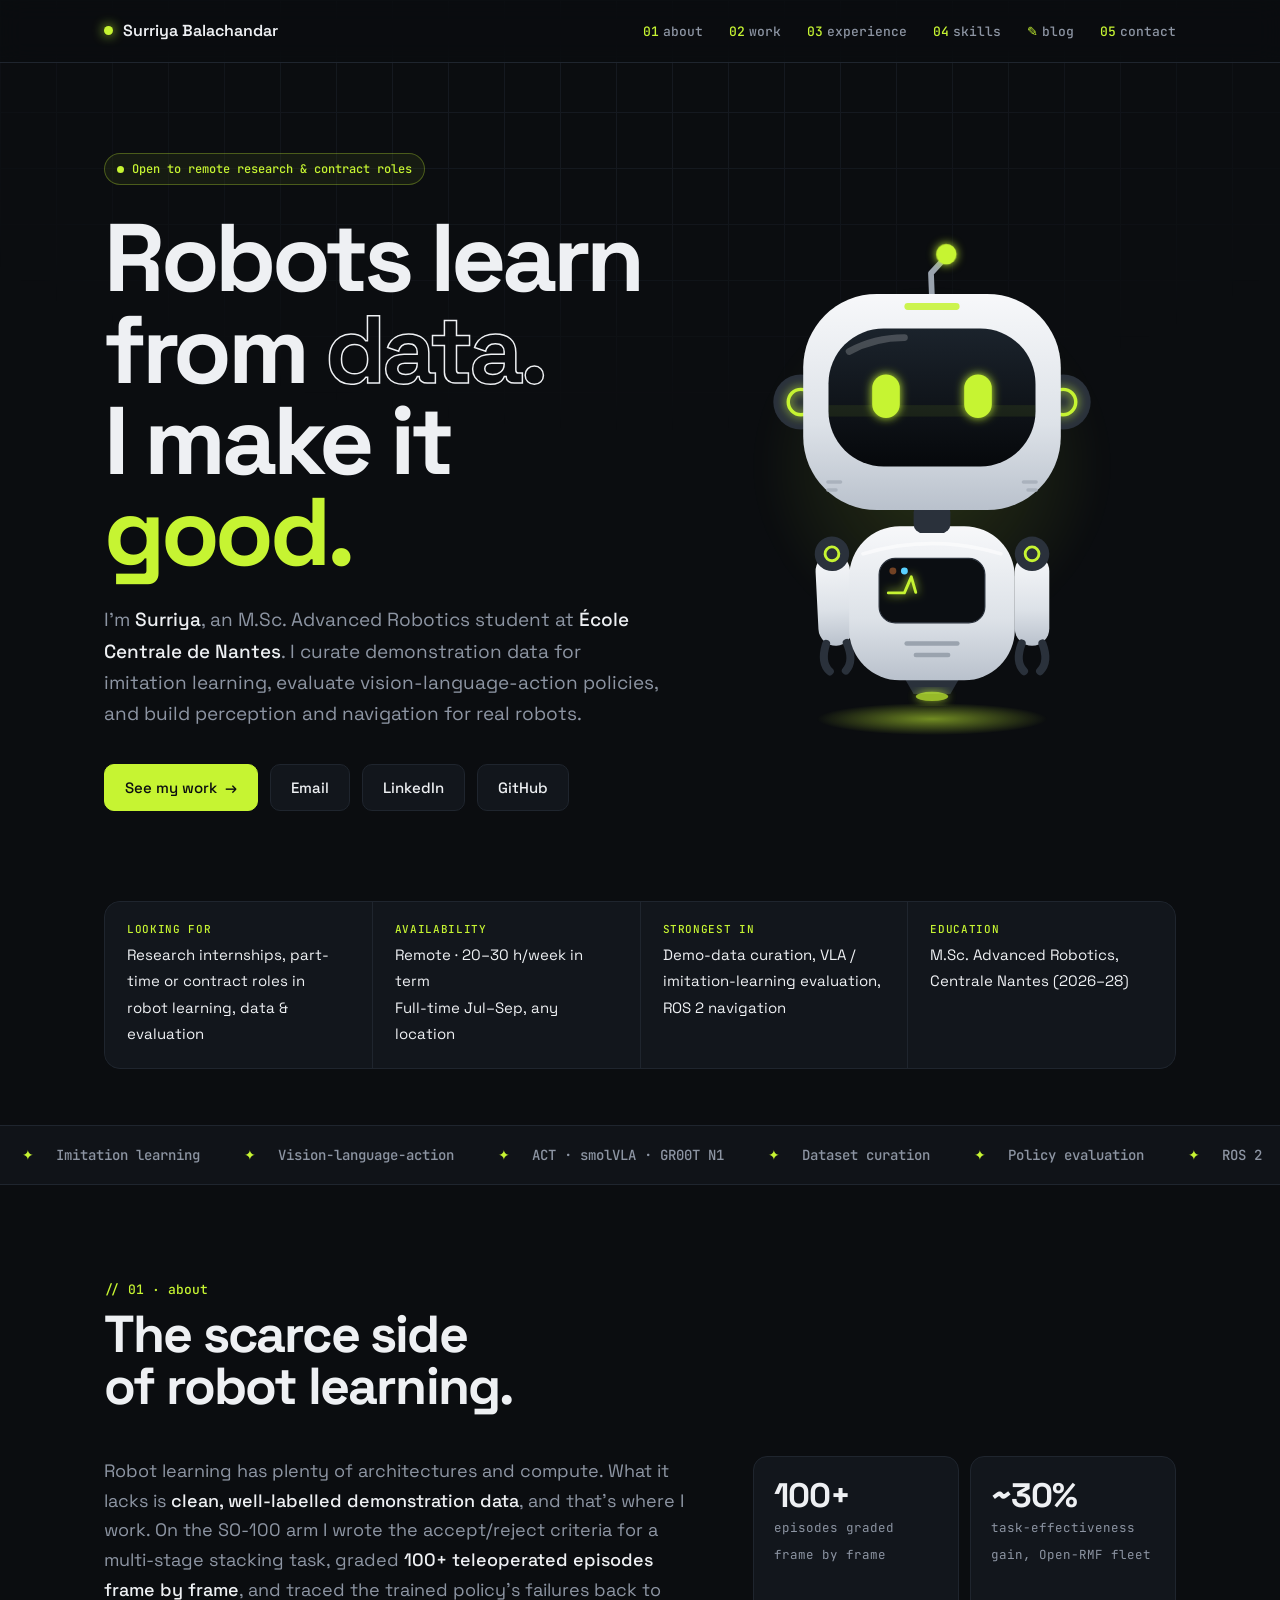
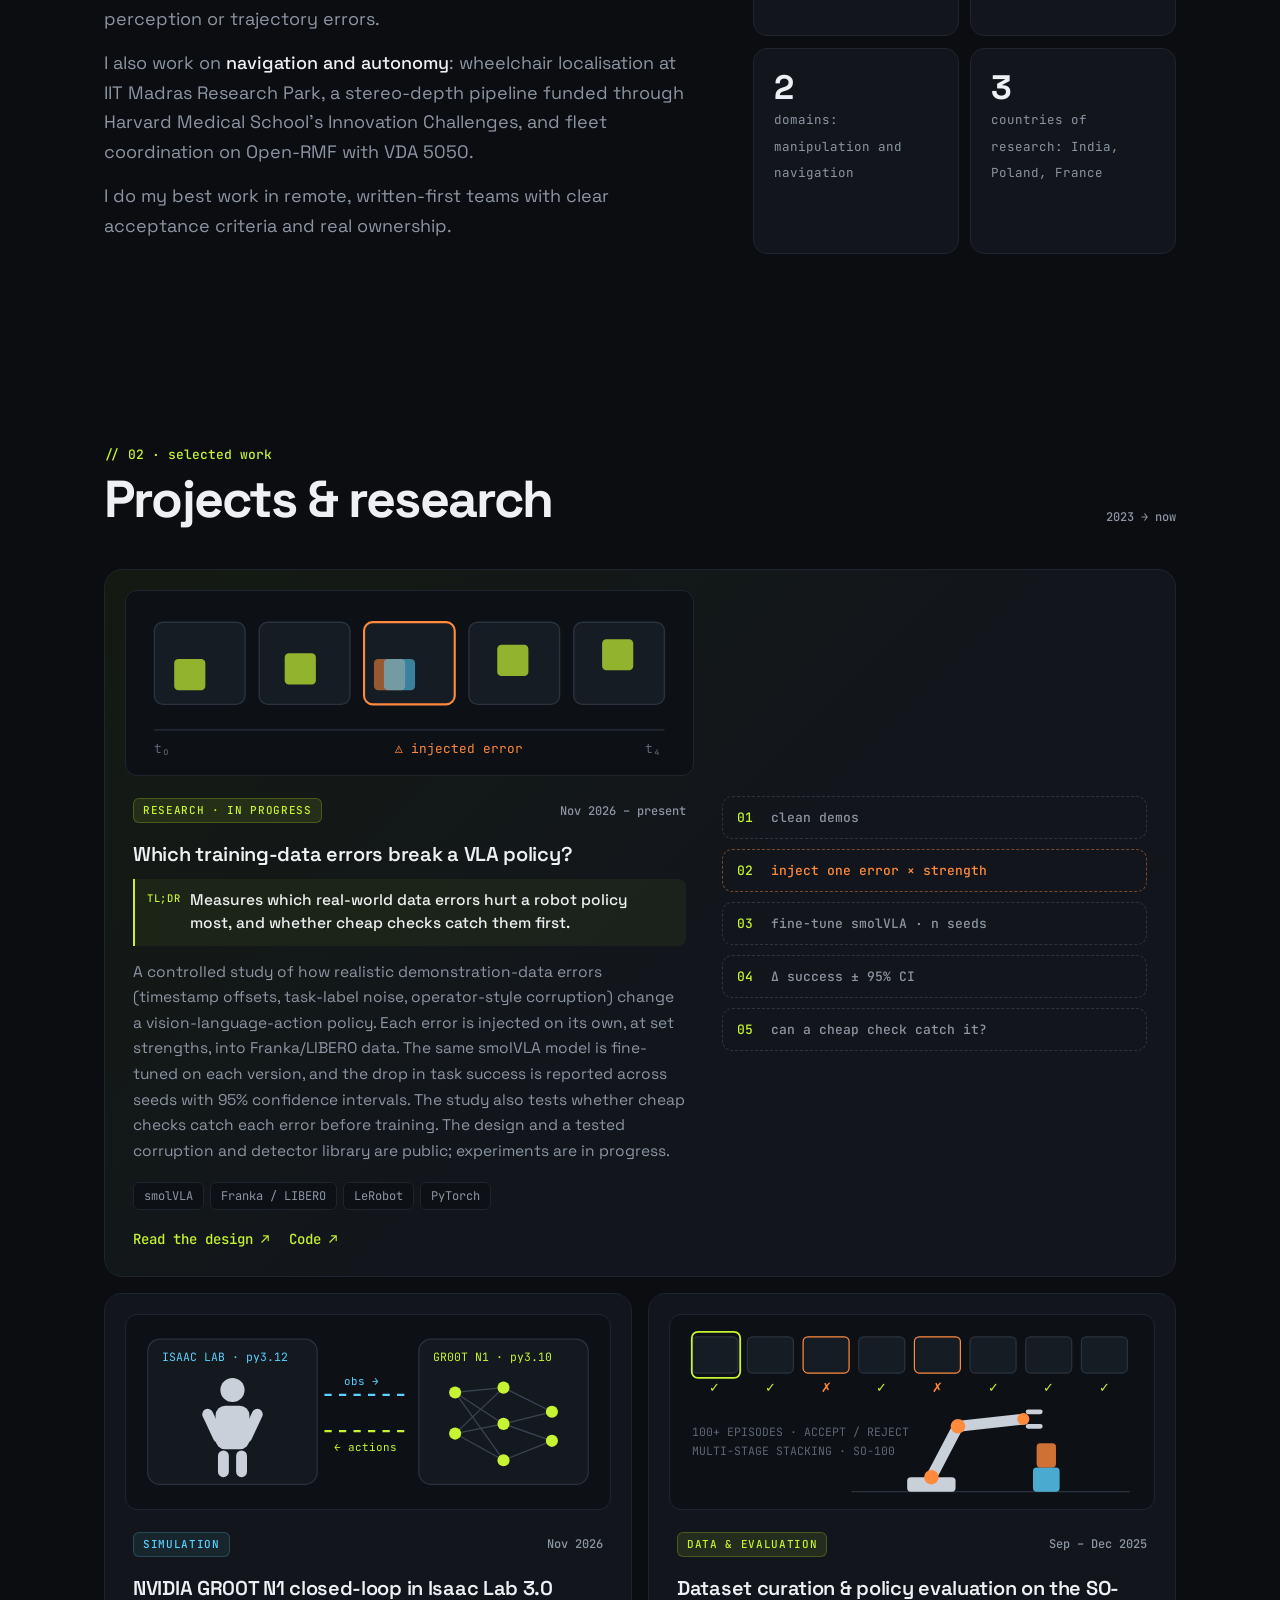
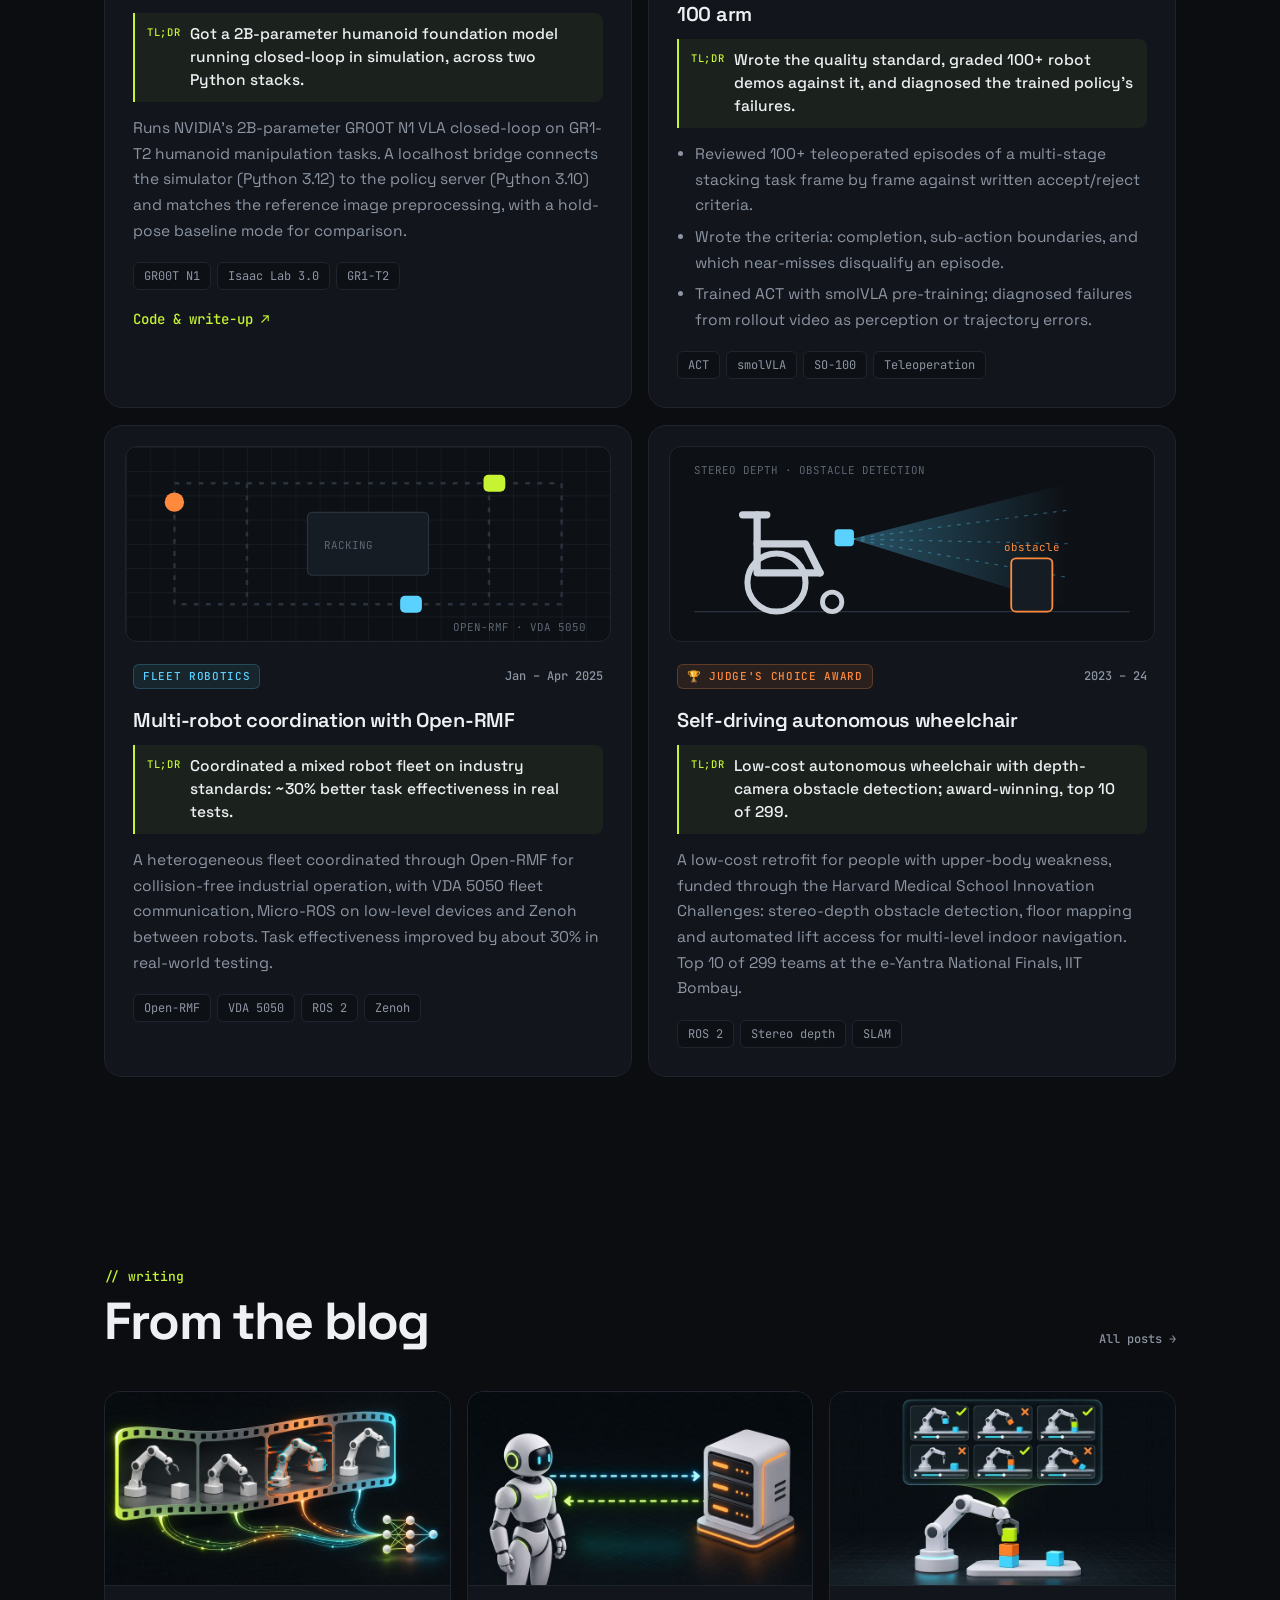
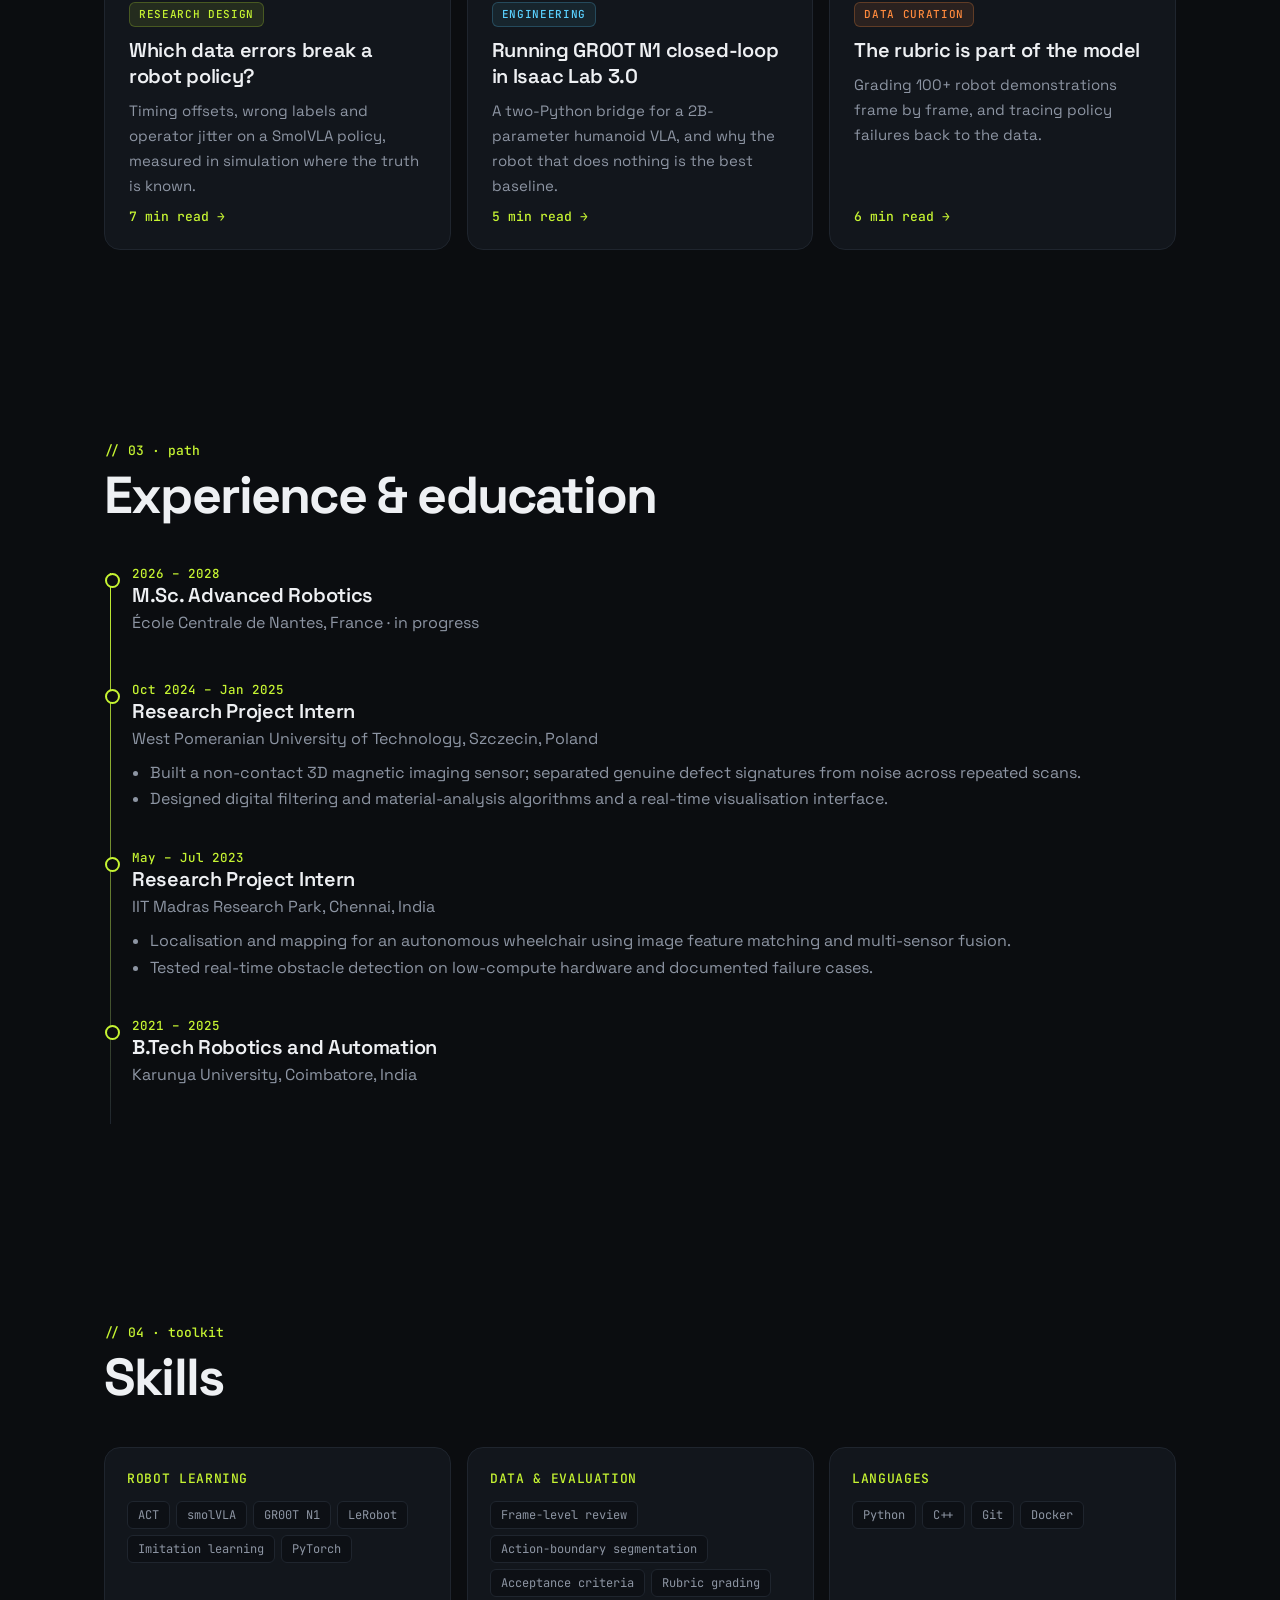
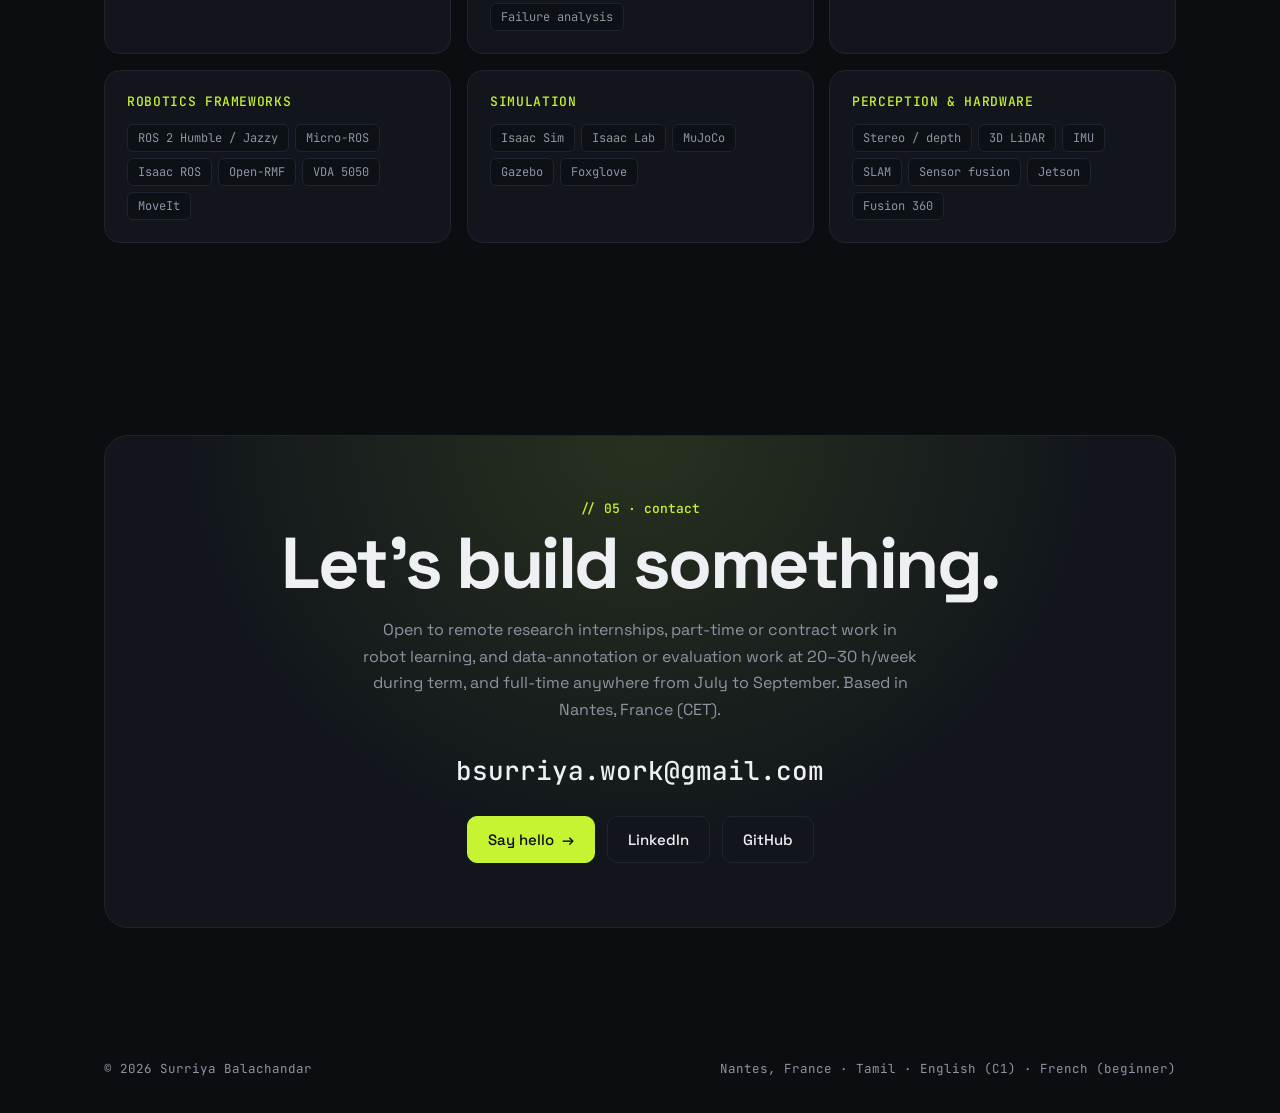
<file: index.html>
<!DOCTYPE html>
<html lang="en">
<head>
<meta charset="UTF-8">
<meta name="viewport" content="width=device-width, initial-scale=1.0">
<title>Surriya Balachandar · Robotics, Robot Data &amp; Evaluation</title>
<meta name="description" content="Surriya Balachandar: M.Sc. Advanced Robotics student at École Centrale de Nantes. Robot-learning data curation, VLA evaluation, manipulation and autonomous navigation.">
<meta property="og:title" content="Surriya Balachandar · Robotics, Robot Data &amp; Evaluation">
<meta property="og:description" content="Robot-learning data curation, VLA evaluation, manipulation and autonomous navigation.">
<meta property="og:type" content="website">
<meta property="og:url" content="https://surriya.vercel.app/">
<meta name="theme-color" content="#0b0d10">
<link rel="canonical" href="https://surriya.vercel.app/">
<link rel="icon" type="image/svg+xml" href="/favicon.svg">
<link rel="apple-touch-icon" href="/og.png">
<meta property="og:image" content="https://surriya.vercel.app/og.png">
<meta property="og:image:width" content="1200"><meta property="og:image:height" content="630">
<meta name="twitter:card" content="summary_large_image">
<meta name="twitter:image" content="https://surriya.vercel.app/og.png">
<script>document.documentElement.classList.add('js')</script>
<script type="application/ld+json">{"@context":"https://schema.org","@type":"Person","name":"Surriya Balachandar","url":"https://surriya.vercel.app/","email":"mailto:bsurriya.work@gmail.com","jobTitle":"Robotics researcher · M.Sc. Advanced Robotics student","alumniOf":[{"@type":"CollegeOrUniversity","name":"Karunya University"}],"affiliation":{"@type":"CollegeOrUniversity","name":"École Centrale de Nantes"},"address":{"@type":"PostalAddress","addressLocality":"Nantes","addressCountry":"FR"},"knowsAbout":["Robot learning","Imitation learning","Vision-language-action models","Dataset curation","ROS 2","SLAM"],"sameAs":["https://www.linkedin.com/in/b-surriya","https://github.com/Surriya1010"]}</script>
<link rel="preconnect" href="https://fonts.googleapis.com">
<link rel="preconnect" href="https://fonts.gstatic.com" crossorigin>
<link href="https://fonts.googleapis.com/css2?family=Space+Grotesk:wght@400;500;600;700&family=JetBrains+Mono:wght@400;500&display=swap" rel="stylesheet">
<style>
:root{
  --bg:#0b0d10; --bg2:#101318; --card:#12161c; --ink:#eef0f3; --muted:#8d95a3; --line:#1f252e;
  --lime:#c6f432; --orange:#ff8a3d; --cyan:#5ad1ff;
  --sans:"Space Grotesk",system-ui,-apple-system,"Segoe UI",sans-serif;
  --mono:"JetBrains Mono",ui-monospace,Menlo,monospace;
  color-scheme:dark;
}
*{box-sizing:border-box}
html{scroll-behavior:smooth}
body{margin:0;background:var(--bg);color:var(--ink);font:16px/1.65 var(--sans);-webkit-font-smoothing:antialiased;overflow-x:hidden}
body::before{content:"";position:fixed;inset:0;z-index:-1;pointer-events:none;
  background-image:linear-gradient(var(--line) 1px,transparent 1px),linear-gradient(90deg,var(--line) 1px,transparent 1px);
  background-size:56px 56px;mask-image:radial-gradient(ellipse 80% 60% at 50% 0%,#000 30%,transparent 80%);opacity:.55}
a{color:var(--lime);text-decoration:none}
.wrap{max-width:1120px;margin:0 auto;padding-inline:24px}
::selection{background:var(--lime);color:#000}

/* nav */
header.nav{position:sticky;top:0;z-index:20;background:rgba(11,13,16,.72);backdrop-filter:blur(12px);border-bottom:1px solid var(--line)}
header.nav .wrap{display:flex;align-items:center;justify-content:space-between;height:62px}
.brand{display:flex;align-items:center;gap:10px;color:var(--ink);font-weight:600}
.brand i{width:9px;height:9px;border-radius:50%;background:var(--lime);box-shadow:0 0 12px var(--lime);animation:pulse 2s infinite}
@keyframes pulse{50%{opacity:.35}}
nav ul{display:flex;gap:26px;list-style:none;margin:0;padding:0;font:500 13px var(--mono)}
nav a{color:var(--muted)} nav a:hover{color:var(--lime)}
nav a span{color:var(--lime);margin-right:4px}

/* hero */
.hero{display:grid;grid-template-columns:1.15fr 1fr;gap:24px;align-items:center;min-height:calc(100vh - 62px);padding-block:40px}
.status-pill{display:inline-flex;align-items:center;gap:8px;font:500 12px var(--mono);color:var(--lime);
  border:1px solid rgba(198,244,50,.3);background:rgba(198,244,50,.06);padding:7px 12px;border-radius:999px;margin-bottom:28px}
.status-pill i{width:7px;height:7px;border-radius:50%;background:var(--lime);animation:pulse 1.6s infinite}
h1{font-size:clamp(46px,8vw,96px);line-height:.95;letter-spacing:-.045em;margin:0 0 26px;font-weight:700}
h1 .outline{color:transparent;-webkit-text-stroke:1.5px var(--ink)}
h1 .hl{color:var(--lime)}
.lede{font-size:clamp(17px,1.9vw,19px);color:var(--muted);max-width:52ch;margin:0 0 34px}
.lede b{color:var(--ink);font-weight:500}
.cta{display:flex;flex-wrap:wrap;gap:12px}
.btn{display:inline-flex;align-items:center;gap:8px;padding:13px 20px;border-radius:10px;font:500 15px var(--sans);
  border:1px solid var(--line);color:var(--ink);background:var(--card);transition:transform .2s,border-color .2s,background .2s}
.btn:hover{transform:translateY(-2px);border-color:var(--muted)}
.btn.primary{background:var(--lime);color:#0b0d10;border-color:var(--lime)}
.btn.primary:hover{background:#d6ff55}
.btn .arr{transition:transform .2s} .btn:hover .arr{transform:translateX(3px)}

/* robot */
.bot-stage{position:relative;justify-self:center;width:100%;max-width:460px;aspect-ratio:400/460}
.bot-stage::before{content:"";position:absolute;inset:12% 8% 18%;border-radius:50%;
  background:radial-gradient(circle,rgba(198,244,50,.16),transparent 65%);filter:blur(10px)}
.bot-stage svg{position:relative;width:100%;height:100%;overflow:visible}
.bot-say{position:absolute;top:2%;right:0;font:500 12px var(--mono);color:#0b0d10;background:var(--lime);
  padding:8px 12px;border-radius:12px 12px 2px 12px;opacity:0;transform:translateY(6px);transition:.3s;pointer-events:none;white-space:nowrap}
.bot-say.on{opacity:1;transform:none}

/* ticker */
.ticker{border-block:1px solid var(--line);background:var(--bg2);overflow:hidden;white-space:nowrap;padding-block:16px}
.ticker div{display:inline-block;animation:scroll 40s linear infinite;font:500 14px var(--mono);color:var(--muted)}
.ticker span{margin-inline:22px} .ticker span::before{content:"✦";color:var(--lime);margin-right:22px}
@keyframes scroll{to{transform:translateX(-50%)}}

/* sections */
section{padding-block:96px}
.sec-head{display:flex;align-items:flex-end;justify-content:space-between;gap:20px;margin-bottom:44px;flex-wrap:wrap}
.kicker{font:500 13px var(--mono);color:var(--lime);margin-bottom:10px;display:block}
h2{font-size:clamp(32px,4.4vw,52px);line-height:1;letter-spacing:-.035em;margin:0;font-weight:700}
h3{font-size:20px;margin:0;letter-spacing:-.015em;font-weight:600;line-height:1.3}
p{margin:0 0 14px}
.muted{color:var(--muted)}

/* about */
.about{display:grid;grid-template-columns:1.4fr 1fr;gap:56px}
.about p{font-size:18px;color:var(--muted)} .about p b{color:var(--ink);font-weight:500}
.stats{display:grid;grid-template-columns:1fr 1fr;gap:12px}
.stat{border:1px solid var(--line);background:var(--card);border-radius:14px;padding:20px}
.stat strong{display:block;font-size:34px;letter-spacing:-.03em;line-height:1.1;color:var(--ink)}
.stat span{font:400 12.5px/1.4 var(--mono);color:var(--muted)}

/* bento */
.bento{display:grid;grid-template-columns:repeat(6,1fr);gap:16px}
.card{--mx:50%;--my:50%;position:relative;grid-column:span 3;background:var(--card);border:1px solid var(--line);border-radius:18px;
  padding:28px;overflow:hidden;transition:border-color .3s,transform .3s}
.card::before{content:"";position:absolute;inset:0;pointer-events:none;opacity:0;transition:opacity .3s;
  background:radial-gradient(420px circle at var(--mx) var(--my),rgba(198,244,50,.09),transparent 45%)}
.card:hover{border-color:#2f3845;transform:translateY(-3px)} .card:hover::before{opacity:1}
.card.wide{grid-column:span 6;display:grid;grid-template-columns:1.3fr 1fr;gap:36px;
  background:linear-gradient(135deg,#141a12,var(--card) 55%)}
.card.third{grid-column:span 2}
.card .top{display:flex;justify-content:space-between;align-items:center;gap:12px;margin-bottom:18px;flex-wrap:wrap}
.chip{font:500 11px/1 var(--mono);text-transform:uppercase;letter-spacing:.06em;padding:6px 9px;border-radius:6px;
  background:rgba(198,244,50,.1);color:var(--lime);border:1px solid rgba(198,244,50,.22)}
.chip.o{background:rgba(255,138,61,.1);color:var(--orange);border-color:rgba(255,138,61,.25)}
.chip.c{background:rgba(90,209,255,.08);color:var(--cyan);border-color:rgba(90,209,255,.22)}
.date{font:500 12px var(--mono);color:var(--muted)}
.card p,.card li{color:var(--muted);font-size:15.5px}
.card h3{margin-bottom:12px}
.card ul{margin:0;padding-left:18px} .card li{margin-bottom:6px}
.tags{display:flex;flex-wrap:wrap;gap:6px;margin-top:18px}
.tags span{font:400 12px/1 var(--mono);padding:7px 10px;border-radius:6px;background:#0d1015;border:1px solid var(--line);color:var(--muted)}
.links{display:flex;flex-wrap:wrap;gap:20px;margin-top:20px;font:500 14px var(--mono)}
.links a:hover{text-decoration:underline}
.pipeline{align-self:center;display:grid;gap:10px;font:500 13px var(--mono)}
.pipeline div{display:flex;align-items:center;gap:12px;padding:12px 14px;border:1px dashed #2c3540;border-radius:10px;color:var(--muted)}
.pipeline b{color:var(--lime);font-weight:500;width:22px}
.pipeline .x{border-color:rgba(255,138,61,.45);color:var(--orange)}

.viz{margin:-8px -8px 22px;border-radius:12px;background:#0d1015;border:1px solid var(--line);overflow:hidden;position:relative}
.viz svg{display:block;width:100%;height:auto}
.viz .cap{position:absolute;left:12px;bottom:8px;font:500 10.5px var(--mono);color:#5d6673;letter-spacing:.04em}
.viz text{font-family:var(--mono)}
@keyframes dash{to{stroke-dashoffset:-24}}
.flow{stroke-dasharray:6 6;animation:dash 1s linear infinite}
.flow.rev{animation-direction:reverse}
@keyframes glitch{0%,86%,100%{transform:none}88%{transform:translate(-3px,0)}92%{transform:translate(3px,0)}}
.glitch{animation:glitch 2.6s steps(1) infinite}
@keyframes scan{from{transform:translateX(0)}to{transform:translateX(330px)}}
.scan{animation:scan 4s ease-in-out infinite alternate}
@keyframes ping{0%{r:4;opacity:.9}100%{r:28;opacity:0}}
.ping{animation:ping 1.8s ease-out infinite}

.posts{display:grid;grid-template-columns:repeat(3,1fr);gap:16px}
.post{display:flex;flex-direction:column;gap:10px;align-items:flex-start;padding:24px;border:1px solid var(--line);border-radius:16px;background:var(--card);color:var(--ink);transition:border-color .25s,transform .25s}
.post:hover{border-color:#2f3845;transform:translateY(-3px)}
.post img{width:calc(100% + 48px);margin:-24px -24px 6px;height:auto;aspect-ratio:16/9;object-fit:cover;border-bottom:1px solid var(--line)}
.post{overflow:hidden}
.post p{color:var(--muted);font-size:15px;margin:0;flex:1}
.post .go{font:500 13px var(--mono);color:var(--lime)}
@media (max-width:900px){.posts{grid-template-columns:1fr}}

/* experience */
.tl{position:relative;padding-left:28px}
.tl::before{content:"";position:absolute;left:6px;top:8px;bottom:8px;width:1px;background:linear-gradient(var(--lime),var(--line))}
.job{position:relative;padding-bottom:36px}
.job::before{content:"";position:absolute;left:-27px;top:8px;width:11px;height:11px;border-radius:50%;background:var(--bg);border:2px solid var(--lime)}
.job .when{font:500 12.5px var(--mono);color:var(--lime)}
.job .org{color:var(--muted);margin:2px 0 8px}
.job ul{margin:0;padding-left:18px;color:var(--muted)}

/* skills */
.skills{display:grid;grid-template-columns:repeat(3,1fr);gap:16px}
.skill{border:1px solid var(--line);background:var(--card);border-radius:16px;padding:22px}
.skill h3{font:500 13px var(--mono);color:var(--lime);margin-bottom:14px;text-transform:uppercase;letter-spacing:.05em}
.skill .tags{margin:0}

/* contact */
.contact{border:1px solid var(--line);border-radius:24px;padding:clamp(28px,6vw,64px);text-align:center;
  background:radial-gradient(ellipse at 50% 0%,rgba(198,244,50,.12),transparent 60%),var(--card)}
.contact h2{font-size:clamp(36px,6vw,72px);margin-bottom:18px}
.contact p{color:var(--muted);max-width:56ch;margin:0 auto 30px}
.contact .cta{justify-content:center}
.contact .mail{display:block;font:500 clamp(18px,3vw,26px) var(--mono);color:var(--ink);margin-bottom:28px;word-break:break-all}
.contact .mail:hover{color:var(--lime)}
footer{padding-block:36px;font:400 12.5px var(--mono);color:var(--muted)}
footer .wrap{display:flex;justify-content:space-between;gap:16px;flex-wrap:wrap}

.js .reveal{opacity:0;transform:translateY(18px);transition:opacity .9s cubic-bezier(.2,.7,.2,1),transform .9s cubic-bezier(.2,.7,.2,1);transition-delay:var(--d,0s)}
html{scroll-padding-top:76px}
.card,.btn,.stat,.skill{will-change:transform}
.tldr{display:flex;gap:10px;align-items:flex-start;font:500 14px/1.5 var(--sans);color:var(--ink);background:rgba(198,244,50,.05);
  border-left:2px solid var(--lime);padding:10px 12px;border-radius:0 8px 8px 0;margin:0 0 14px}
.card .tldr{color:var(--ink)}
.tldr b{font:500 10.5px/1.9 var(--mono);color:var(--lime);letter-spacing:.06em;flex:none}
.glance{display:grid;grid-template-columns:repeat(4,1fr);gap:1px;background:var(--line);border:1px solid var(--line);border-radius:16px;overflow:hidden;margin-block:0 56px}
.glance div{background:var(--card);padding:20px 22px}
.glance b{display:block;font:500 11px var(--mono);color:var(--lime);letter-spacing:.06em;text-transform:uppercase;margin-bottom:6px}
.glance span{font-size:15px;line-height:1.45;color:var(--ink)}
@media (max-width:900px){.glance{grid-template-columns:1fr 1fr}}
@media (max-width:520px){.glance{grid-template-columns:1fr}}
.js .reveal.in{opacity:1;transform:none}

@media (max-width:900px){
  nav ul{display:none}
  .hero{grid-template-columns:1fr;min-height:0;padding-block:24px 56px}
  .bot-stage{max-width:300px;order:-1}
  .about,.card.wide{grid-template-columns:1fr;gap:28px}
  .card,.card.third{grid-column:span 6}
  .skills{grid-template-columns:1fr}
  section{padding-block:64px}
}
@media (prefers-reduced-motion:reduce){
  *{animation:none!important;transition:none!important} .reveal{opacity:1;transform:none}
}
</style>
</head>
<body>

<header class="nav">
  <div class="wrap">
    <a class="brand" href="#top"><i></i>Surriya Balachandar</a>
    <nav><ul>
      <li><a href="#about"><span>01</span>about</a></li>
      <li><a href="#work"><span>02</span>work</a></li>
      <li><a href="#experience"><span>03</span>experience</a></li>
      <li><a href="#skills"><span>04</span>skills</a></li>
      <li><a href="/blog"><span>✎</span>blog</a></li>
      <li><a href="#contact"><span>05</span>contact</a></li>
    </ul></nav>
  </div>
</header>

<main id="top">
  <div class="wrap hero">
    <div>
      <span class="status-pill"><i></i>Open to remote research &amp; contract roles</span>
      <h1>Robots learn<br>from <span class="outline">data.</span><br>I make it <span class="hl">good.</span></h1>
      <p class="lede">I'm <b>Surriya</b>, an M.Sc. Advanced Robotics student at <b>École Centrale de Nantes</b>.
        I curate demonstration data for imitation learning, evaluate vision-language-action policies, and build
        perception and navigation for real robots.</p>
      <div class="cta">
        <a class="btn primary" href="#work">See my work <span class="arr">→</span></a>
        <a class="btn" href="mailto:bsurriya.work@gmail.com" aria-label="Email Surriya">Email</a>
        <a class="btn" href="https://www.linkedin.com/in/b-surriya" target="_blank" rel="noopener">LinkedIn</a>
        <a class="btn" href="https://github.com/Surriya1010" target="_blank" rel="noopener">GitHub</a>
      </div>
    </div>

    <div class="bot-stage" aria-hidden="true">
      <div class="bot-say" id="say">hi! 👋</div>
      <svg id="bot" viewBox="0 0 400 460">
        <defs>
          <linearGradient id="shell" x1="0" y1="0" x2="0" y2="1"><stop offset="0" stop-color="#f7f8fa"/><stop offset=".6" stop-color="#dde2e8"/><stop offset="1" stop-color="#b9c1cc"/></linearGradient>
          <linearGradient id="visor" x1="0" y1="0" x2="0" y2="1"><stop offset="0" stop-color="#1b232c"/><stop offset="1" stop-color="#06080b"/></linearGradient>
          <radialGradient id="hover"><stop offset="0" stop-color="#c6f432" stop-opacity=".55"/><stop offset="1" stop-color="#c6f432" stop-opacity="0"/></radialGradient>
          <clipPath id="visorClip"><rect x="110" y="104" width="180" height="120" rx="48"/></clipPath>
          <filter id="glow" x="-50%" y="-50%" width="200%" height="200%"><feGaussianBlur stdDeviation="4" result="b"/><feMerge><feMergeNode in="b"/><feMergeNode in="SourceGraphic"/></feMerge></filter>
        </defs>
        <ellipse id="shadow" cx="200" cy="440" rx="95" ry="14" fill="url(#hover)"/>
        <g id="body">
          <!-- hover thruster -->
          <path d="M176 408 h48 l-8 14 h-32 z" fill="#2a313b"/>
          <ellipse cx="200" cy="424" rx="14" ry="4" fill="#c6f432" filter="url(#glow)" opacity=".9"><animate attributeName="opacity" values=".9;.4;.9" dur=".9s" repeatCount="indefinite"/></ellipse>
          <!-- arms -->
          <g id="armL">
            <rect x="98" y="300" width="30" height="80" rx="15" fill="url(#shell)"/>
            <path d="M104 378 q-6 16 2 24 M122 378 q6 16 -2 24" stroke="#2a313b" stroke-width="7" stroke-linecap="round" fill="none"/>
            <circle cx="113" cy="300" r="15" fill="#2a313b"/><circle cx="113" cy="300" r="6" fill="none" stroke="#c6f432" stroke-width="2.5"/>
          </g>
          <g id="armR">
            <rect x="272" y="300" width="30" height="80" rx="15" fill="url(#shell)"/>
            <path d="M278 378 q-6 16 2 24 M296 378 q6 16 -2 24" stroke="#2a313b" stroke-width="7" stroke-linecap="round" fill="none"/>
            <circle cx="287" cy="300" r="15" fill="#2a313b"/><circle cx="287" cy="300" r="6" fill="none" stroke="#c6f432" stroke-width="2.5"/>
          </g>
          <!-- torso -->
          <rect x="128" y="276" width="144" height="134" rx="44" fill="url(#shell)"/>
          <path d="M140 300 q60 -18 120 0" stroke="#fff" stroke-opacity=".6" stroke-width="3" fill="none" stroke-linecap="round"/>
          <rect x="154" y="304" width="92" height="56" rx="14" fill="#0b0e12" stroke="#2a313b"/>
          <polyline points="162,334 176,334 182,320 190,348 198,326 206,340 214,330 222,334 238,334" fill="none" stroke="#c6f432" stroke-width="2.5" stroke-linejoin="round" stroke-linecap="round" filter="url(#glow)" stroke-dasharray="120" stroke-dashoffset="120"><animate attributeName="stroke-dashoffset" values="120;0;-120" dur="2.4s" repeatCount="indefinite"/></polyline>
          <circle cx="166" cy="315" r="3" fill="#ff8a3d"><animate attributeName="opacity" values="1;.2;1" dur="1.2s" repeatCount="indefinite"/></circle>
          <circle cx="176" cy="315" r="3" fill="#5ad1ff"/>
          <g fill="#9aa3ae"><rect x="176" y="376" width="48" height="4" rx="2"/><rect x="184" y="386" width="32" height="4" rx="2"/></g>
          <rect x="184" y="256" width="32" height="26" rx="8" fill="#2a313b"/>
          <!-- head -->
          <g id="head">
            <g id="antenna">
              <path d="M200 78 L200 56 L212 44" stroke="#9aa3ae" stroke-width="5" stroke-linecap="round" stroke-linejoin="round" fill="none"/>
              <circle id="bulb" cx="214" cy="40" r="8" fill="#c6f432" filter="url(#glow)"><animate attributeName="r" values="8;10;8" dur="1.6s" repeatCount="indefinite"/></circle>
            </g>
            <g><circle cx="86" cy="168" r="24" fill="#2a313b"/><circle cx="86" cy="168" r="11" fill="none" stroke="#c6f432" stroke-width="3" filter="url(#glow)"/></g>
            <g><circle cx="314" cy="168" r="24" fill="#2a313b"/><circle cx="314" cy="168" r="11" fill="none" stroke="#c6f432" stroke-width="3" filter="url(#glow)"/></g>
            <rect x="88" y="74" width="224" height="188" rx="64" fill="url(#shell)"/>
            <rect x="176" y="82" width="48" height="6" rx="3" fill="#c6f432" opacity=".85"/>
            <rect x="110" y="104" width="180" height="120" rx="48" fill="url(#visor)"/>
            <g clip-path="url(#visorClip)">
              <rect x="110" y="104" width="180" height="10" fill="#c6f432" opacity=".07"><animate attributeName="y" values="96;224;96" dur="4s" repeatCount="indefinite"/></rect>
            </g>
            <path d="M128 124 Q150 112 176 112" stroke="#fff" stroke-opacity=".2" stroke-width="6" stroke-linecap="round" fill="none"/>
            <g id="eyes" filter="url(#glow)">
              <g id="eyeOpen" fill="#c6f432">
                <rect id="eL" x="148" y="144" width="24" height="38" rx="12"/>
                <rect id="eR" x="228" y="144" width="24" height="38" rx="12"/>
              </g>
              <g id="eyeHappy" fill="none" stroke="#c6f432" stroke-width="8" stroke-linecap="round" opacity="0">
                <path d="M144 170 Q159 148 174 170"/><path d="M226 170 Q241 148 256 170"/>
              </g>
            </g>
            <ellipse id="blushL" cx="134" cy="200" rx="12" ry="6" fill="#ff8a3d" opacity="0"/>
            <ellipse id="blushR" cx="266" cy="200" rx="12" ry="6" fill="#ff8a3d" opacity="0"/>
            <g fill="#aab2bd"><rect x="108" y="236" width="14" height="3" rx="1.5"/><rect x="108" y="243" width="10" height="3" rx="1.5"/><rect x="278" y="236" width="14" height="3" rx="1.5"/><rect x="282" y="243" width="10" height="3" rx="1.5"/></g>
          </g>
        </g>
      </svg>
    </div>
  </div>

  <div class="wrap"><div class="glance reveal" aria-label="At a glance">
    <div><b>Looking for</b><span>Research internships, part-time or contract roles in robot learning, data &amp; evaluation</span></div>
    <div><b>Availability</b><span>Remote · 20–30 h/week in term<br>Full-time Jul–Sep, any location</span></div>
    <div><b>Strongest in</b><span>Demo-data curation, VLA / imitation-learning evaluation, ROS 2 navigation</span></div>
    <div><b>Education</b><span>M.Sc. Advanced Robotics, Centrale Nantes (2026–28)</span></div>
  </div></div>
  <div class="ticker" aria-hidden="true"><div>
    <span>Imitation learning</span><span>Vision-language-action</span><span>ACT · smolVLA · GR00T N1</span><span>Dataset curation</span><span>Policy evaluation</span><span>ROS 2</span><span>SLAM</span><span>Isaac Lab</span><span>Open-RMF · VDA 5050</span><span>Stereo depth</span>
    <span>Imitation learning</span><span>Vision-language-action</span><span>ACT · smolVLA · GR00T N1</span><span>Dataset curation</span><span>Policy evaluation</span><span>ROS 2</span><span>SLAM</span><span>Isaac Lab</span><span>Open-RMF · VDA 5050</span><span>Stereo depth</span>
  </div></div>

  <section id="about" class="wrap">
    <div class="sec-head reveal"><div><span class="kicker">// 01 · about</span><h2>The scarce side<br>of robot learning.</h2></div></div>
    <div class="about">
      <div class="reveal">
        <p>Robot learning has plenty of architectures and compute. What it lacks is <b>clean, well-labelled
          demonstration data</b>, and that's where I work. On the SO-100 arm I wrote the accept/reject criteria for a
          multi-stage stacking task, graded <b>100+ teleoperated episodes frame by frame</b>, and traced the trained
          policy's failures back to perception or trajectory errors.</p>
        <p>I also work on <b>navigation and autonomy</b>: wheelchair localisation at IIT Madras Research Park, a
          stereo-depth pipeline funded through Harvard Medical School's Innovation Challenges, and fleet
          coordination on Open-RMF with VDA 5050.</p>
        <p>I do my best work in remote, written-first teams with clear acceptance criteria and real ownership.</p>
      </div>
      <div class="stats reveal">
        <div class="stat"><strong>100+</strong><span>episodes graded frame by frame</span></div>
        <div class="stat"><strong>~30%</strong><span>task-effectiveness gain, Open-RMF fleet</span></div>
        <div class="stat"><strong>2</strong><span>domains: manipulation and navigation</span></div>
        <div class="stat"><strong>3</strong><span>countries of research: India, Poland, France</span></div>
      </div>
    </div>
  </section>

  <section id="work" class="wrap">
    <div class="sec-head reveal"><div><span class="kicker">// 02 · selected work</span><h2>Projects &amp; research</h2></div>
      <span class="date">2023 → now</span></div>
    <div class="bento">

      <article class="card wide reveal">
        <div>
          <div class="viz" aria-hidden="true">
            <svg viewBox="0 0 400 130">
              <g>
                <rect x="20" y="22" width="64" height="58" rx="6" fill="#161c24" stroke="#2a323d"/>
                <rect x="94" y="22" width="64" height="58" rx="6" fill="#161c24" stroke="#2a323d"/>
                <g class="glitch">
                  <rect x="168" y="22" width="64" height="58" rx="6" fill="#161c24" stroke="#ff8a3d" stroke-width="1.5"/>
                  <rect x="178" y="48" width="22" height="22" rx="3" fill="#ff8a3d" opacity=".55" transform="translate(-3 0)"/>
                  <rect x="178" y="48" width="22" height="22" rx="3" fill="#5ad1ff" opacity=".55" transform="translate(4 0)"/>
                </g>
                <rect x="242" y="22" width="64" height="58" rx="6" fill="#161c24" stroke="#2a323d"/>
                <rect x="316" y="22" width="64" height="58" rx="6" fill="#161c24" stroke="#2a323d"/>
                <rect x="34" y="48" width="22" height="22" rx="3" fill="#c6f432" opacity=".7"/>
                <rect x="112" y="44" width="22" height="22" rx="3" fill="#c6f432" opacity=".7"/>
                <rect x="262" y="38" width="22" height="22" rx="3" fill="#c6f432" opacity=".7"/>
                <rect x="336" y="34" width="22" height="22" rx="3" fill="#c6f432" opacity=".7"/>
              </g>
              <line x1="20" y1="98" x2="380" y2="98" stroke="#2a323d"/>
              <g fill="#5d6673" font-size="9"><text x="20" y="114">t₀</text><text x="190" y="114" fill="#ff8a3d">⚠ injected error</text><text x="366" y="114">t₄</text></g>
            </svg>
          </div>
          <div class="top"><span class="chip">Research · in progress</span><span class="date">Nov 2026 – present</span></div>
          <h3>Which training-data errors break a VLA policy?</h3>
        <p class="tldr"><b>TL;DR</b>Measures which real-world data errors hurt a robot policy most, and whether cheap checks catch them first.</p>
          <p>A controlled study of how realistic demonstration-data errors (timestamp offsets, task-label noise,
            operator-style corruption) change a vision-language-action policy. Each error is injected on its own, at
            set strengths, into Franka/LIBERO data. The same smolVLA model is fine-tuned on each version, and the drop
            in task success is reported across seeds with 95% confidence intervals. The study also tests whether cheap
            checks catch each error before training. The design and a tested corruption and detector library are
            public; experiments are in progress.</p>
          <div class="tags"><span>smolVLA</span><span>Franka / LIBERO</span><span>LeRobot</span><span>PyTorch</span></div>
          <div class="links">
            <a href="https://github.com/Surriya1010/vla-data-errors/blob/main/docs/experiment-design.md" target="_blank" rel="noopener">Read the design ↗</a>
            <a href="https://github.com/Surriya1010/vla-data-errors" target="_blank" rel="noopener">Code ↗</a>
          </div>
        </div>
        <div class="pipeline" aria-hidden="true">
          <div><b>01</b>clean demos</div>
          <div class="x"><b>02</b>inject one error × strength</div>
          <div><b>03</b>fine-tune smolVLA · n seeds</div>
          <div><b>04</b>Δ success ± 95% CI</div>
          <div><b>05</b>can a cheap check catch it?</div>
        </div>
      </article>

      <article class="card reveal">
        <div class="viz" aria-hidden="true">
          <svg viewBox="0 0 400 160">
            <rect x="18" y="20" width="140" height="120" rx="10" fill="#141920" stroke="#2a323d"/>
            <text x="30" y="38" font-size="9.5" fill="#5ad1ff">ISAAC LAB · py3.12</text>
            <g fill="#c9d0d9">
              <circle cx="88" cy="62" r="10"/><rect x="74" y="75" width="28" height="36" rx="8"/>
              <rect x="62" y="78" width="9" height="30" rx="4.5" transform="rotate(-25 66 80)"/>
              <rect x="105" y="78" width="9" height="30" rx="4.5" transform="rotate(25 110 80)"/>
              <rect x="76" y="112" width="9" height="22" rx="4.5"/><rect x="91" y="112" width="9" height="22" rx="4.5"/>
            </g>
            <rect x="242" y="20" width="140" height="120" rx="10" fill="#141920" stroke="#2a323d"/>
            <text x="254" y="38" font-size="9.5" fill="#c6f432">GR00T N1 · py3.10</text>
            <g stroke="#3a4552"><line x1="272" y1="64" x2="312" y2="60"/><line x1="272" y1="64" x2="312" y2="90"/><line x1="272" y1="98" x2="312" y2="60"/><line x1="272" y1="98" x2="312" y2="90"/><line x1="272" y1="98" x2="312" y2="120"/><line x1="272" y1="64" x2="312" y2="120"/><line x1="312" y1="60" x2="352" y2="80"/><line x1="312" y1="90" x2="352" y2="80"/><line x1="312" y1="120" x2="352" y2="104"/><line x1="312" y1="90" x2="352" y2="104"/></g>
            <g fill="#c6f432"><circle cx="272" cy="64" r="5"/><circle cx="272" cy="98" r="5"/><circle cx="312" cy="60" r="5"/><circle cx="312" cy="90" r="5"/><circle cx="312" cy="120" r="5"/><circle cx="352" cy="80" r="5"/><circle cx="352" cy="104" r="5"/></g>
            <line class="flow" x1="164" y1="66" x2="236" y2="66" stroke="#5ad1ff" stroke-width="2"/>
            <line class="flow rev" x1="164" y1="96" x2="236" y2="96" stroke="#c6f432" stroke-width="2"/>
            <text x="180" y="58" font-size="9" fill="#5ad1ff">obs →</text>
            <text x="172" y="112" font-size="9" fill="#c6f432">← actions</text>
          </svg>
        </div>
        <div class="top"><span class="chip c">Simulation</span><span class="date">Nov 2026</span></div>
        <h3>NVIDIA GR00T N1 closed-loop in Isaac Lab 3.0</h3>
        <p class="tldr"><b>TL;DR</b>Got a 2B-parameter humanoid foundation model running closed-loop in simulation, across two Python stacks.</p>
        <p>Runs NVIDIA's 2B-parameter GR00T N1 VLA closed-loop on GR1-T2 humanoid manipulation tasks. A localhost
          bridge connects the simulator (Python 3.12) to the policy server (Python 3.10) and matches the reference
          image preprocessing, with a hold-pose baseline mode for comparison.</p>
        <div class="tags"><span>GR00T N1</span><span>Isaac Lab 3.0</span><span>GR1-T2</span></div>
        <div class="links"><a href="https://github.com/Surriya1010/gr00t-isaaclab" target="_blank" rel="noopener">Code &amp; write-up ↗</a></div>
      </article>

      <article class="card reveal">
        <div class="viz" aria-hidden="true">
          <svg viewBox="0 0 400 160">
            <g font-size="11" text-anchor="middle">
              <g><rect x="18" y="18" width="38" height="30" rx="4" fill="#161c24" stroke="#2a323d"/><text x="37" y="64" fill="#c6f432">✓</text></g>
              <g><rect x="64" y="18" width="38" height="30" rx="4" fill="#161c24" stroke="#2a323d"/><text x="83" y="64" fill="#c6f432">✓</text></g>
              <g><rect x="110" y="18" width="38" height="30" rx="4" fill="#161c24" stroke="#ff8a3d"/><text x="129" y="64" fill="#ff8a3d">✗</text></g>
              <g><rect x="156" y="18" width="38" height="30" rx="4" fill="#161c24" stroke="#2a323d"/><text x="175" y="64" fill="#c6f432">✓</text></g>
              <g><rect x="202" y="18" width="38" height="30" rx="4" fill="#161c24" stroke="#ff8a3d"/><text x="221" y="64" fill="#ff8a3d">✗</text></g>
              <g><rect x="248" y="18" width="38" height="30" rx="4" fill="#161c24" stroke="#2a323d"/><text x="267" y="64" fill="#c6f432">✓</text></g>
              <g><rect x="294" y="18" width="38" height="30" rx="4" fill="#161c24" stroke="#2a323d"/><text x="313" y="64" fill="#c6f432">✓</text></g>
              <g><rect x="340" y="18" width="38" height="30" rx="4" fill="#161c24" stroke="#2a323d"/><text x="359" y="64" fill="#c6f432">✓</text></g>
            </g>
            <rect class="scan" x="18" y="14" width="40" height="38" rx="5" fill="none" stroke="#c6f432" stroke-width="1.5"/>
            <line x1="150" y1="146" x2="380" y2="146" stroke="#2a323d"/>
            <rect x="300" y="126" width="22" height="20" rx="3" fill="#5ad1ff" opacity=".8"/>
            <rect x="303" y="106" width="16" height="20" rx="3" fill="#ff8a3d" opacity=".8"/>
            <rect x="196" y="134" width="40" height="12" rx="3" fill="#c9d0d9"/>
            <g stroke="#c9d0d9" stroke-width="9" stroke-linecap="round" fill="none"><path d="M216 134 L238 92 L292 86"/></g>
            <g fill="#ff8a3d"><circle cx="216" cy="134" r="6"/><circle cx="238" cy="92" r="6"/><circle cx="292" cy="86" r="5"/></g>
            <path d="M296 80 l10 0 M296 92 l10 0" stroke="#c9d0d9" stroke-width="4" stroke-linecap="round"/>
            <text x="18" y="100" font-size="9.5" fill="#5d6673">100+ EPISODES · ACCEPT / REJECT</text>
            <text x="18" y="116" font-size="9.5" fill="#5d6673">MULTI-STAGE STACKING · SO-100</text>
          </svg>
        </div>
        <div class="top"><span class="chip">Data &amp; evaluation</span><span class="date">Sep – Dec 2025</span></div>
        <h3>Dataset curation &amp; policy evaluation on the SO-100 arm</h3>
        <p class="tldr"><b>TL;DR</b>Wrote the quality standard, graded 100+ robot demos against it, and diagnosed the trained policy's failures.</p>
        <ul>
          <li>Reviewed 100+ teleoperated episodes of a multi-stage stacking task frame by frame against written accept/reject criteria.</li>
          <li>Wrote the criteria: completion, sub-action boundaries, and which near-misses disqualify an episode.</li>
          <li>Trained ACT with smolVLA pre-training; diagnosed failures from rollout video as perception or trajectory errors.</li>
        </ul>
        <div class="tags"><span>ACT</span><span>smolVLA</span><span>SO-100</span><span>Teleoperation</span></div>
      </article>

      <article class="card reveal">
        <div class="viz" aria-hidden="true">
          <svg viewBox="0 0 400 160">
            <defs><pattern id="g" width="20" height="20" patternUnits="userSpaceOnUse"><path d="M20 0H0V20" fill="none" stroke="#1a2028"/></pattern></defs>
            <rect width="400" height="160" fill="url(#g)"/>
            <rect x="150" y="54" width="100" height="52" rx="4" fill="#161c24" stroke="#2a323d"/>
            <text x="164" y="84" font-size="9" fill="#5d6673">RACKING</text>
            <path id="p1" d="M40 30 H360 V130 H40 Z" fill="none" stroke="#2a323d" stroke-width="2" stroke-dasharray="4 6"/>
            <path id="p2" d="M100 30 V130 M300 30 V130" fill="none" stroke="#2a323d" stroke-width="2" stroke-dasharray="4 6"/>
            <g><rect x="-9" y="-7" width="18" height="14" rx="4" fill="#c6f432"/><animateMotion dur="9s" repeatCount="indefinite" rotate="auto"><mpath href="#p1"/></animateMotion></g>
            <g><rect x="-9" y="-7" width="18" height="14" rx="4" fill="#5ad1ff"/><animateMotion dur="9s" begin="-3s" repeatCount="indefinite" rotate="auto"><mpath href="#p1"/></animateMotion></g>
            <g><circle r="8" fill="#ff8a3d"/><animateMotion dur="9s" begin="-6s" repeatCount="indefinite"><mpath href="#p1"/></animateMotion></g>
            <text x="270" y="152" font-size="9" fill="#5d6673">OPEN-RMF · VDA 5050</text>
          </svg>
        </div>
        <div class="top"><span class="chip c">Fleet robotics</span><span class="date">Jan – Apr 2025</span></div>
        <h3>Multi-robot coordination with Open-RMF</h3>
        <p class="tldr"><b>TL;DR</b>Coordinated a mixed robot fleet on industry standards: ~30% better task effectiveness in real tests.</p>
        <p>A heterogeneous fleet coordinated through Open-RMF for collision-free industrial operation, with VDA 5050
          fleet communication, Micro-ROS on low-level devices and Zenoh between robots. Task effectiveness improved
          by about 30% in real-world testing.</p>
        <div class="tags"><span>Open-RMF</span><span>VDA 5050</span><span>ROS 2</span><span>Zenoh</span></div>
      </article>

      <article class="card reveal">
        <div class="viz" aria-hidden="true">
          <svg viewBox="0 0 400 160">
            <defs><linearGradient id="cone" x1="0" x2="1"><stop offset="0" stop-color="#5ad1ff" stop-opacity=".35"/><stop offset="1" stop-color="#5ad1ff" stop-opacity="0"/></linearGradient></defs>
            <line x1="20" y1="136" x2="380" y2="136" stroke="#2a323d"/>
            <path d="M150 76 L330 30 L330 132 Z" fill="url(#cone)"/>
            <g stroke="#5ad1ff" stroke-opacity=".35" stroke-dasharray="3 5"><line x1="150" y1="76" x2="330" y2="52"/><line x1="150" y1="76" x2="330" y2="80"/><line x1="150" y1="76" x2="330" y2="108"/></g>
            <rect x="282" y="92" width="34" height="44" rx="4" fill="#161c24" stroke="#ff8a3d" stroke-width="1.5"/>
            <text x="276" y="86" font-size="9" fill="#ff8a3d">obstacle</text>
            <g fill="none" stroke="#c9d0d9" stroke-width="6" stroke-linecap="round" stroke-linejoin="round">
              <path d="M72 56 L72 104 L124 104"/><path d="M72 80 L112 80 L124 104"/><path d="M60 56 L80 56"/>
            </g>
            <circle cx="88" cy="112" r="24" fill="none" stroke="#c9d0d9" stroke-width="5"/>
            <circle cx="134" cy="128" r="8" fill="none" stroke="#c9d0d9" stroke-width="4"/>
            <rect x="136" y="68" width="16" height="14" rx="3" fill="#5ad1ff"/>
            <circle class="ping" cx="144" cy="75" r="4" fill="none" stroke="#5ad1ff" stroke-width="1.5"/>
            <text x="20" y="22" font-size="9" fill="#5d6673">STEREO DEPTH · OBSTACLE DETECTION</text>
          </svg>
        </div>
        <div class="top"><span class="chip o">🏆 Judge's Choice Award</span><span class="date">2023 – 24</span></div>
        <h3>Self-driving autonomous wheelchair</h3>
        <p class="tldr"><b>TL;DR</b>Low-cost autonomous wheelchair with depth-camera obstacle detection; award-winning, top 10 of 299.</p>
        <p>A low-cost retrofit for people with upper-body weakness, funded through the Harvard Medical School
          Innovation Challenges: stereo-depth obstacle detection, floor mapping and automated lift access for
          multi-level indoor navigation. Top 10 of 299 teams at the e-Yantra National Finals, IIT Bombay.</p>
        <div class="tags"><span>ROS 2</span><span>Stereo depth</span><span>SLAM</span></div>
      </article>

    </div>
  </section>

  <section id="writing" class="wrap">
    <div class="sec-head reveal"><div><span class="kicker">// writing</span><h2>From the blog</h2></div>
      <a class="date" href="/blog">All posts →</a></div>
    <div class="posts">
      <a class="post reveal" href="/blog/vla-data-errors"><img src="/blog/img/vla-sm.jpg" alt="" width="800" height="450" loading="lazy"><span class="chip">Research design</span><h3>Which data errors break a robot policy?</h3><p>Timing offsets, wrong labels and operator jitter on a SmolVLA policy, measured in simulation where the truth is known.</p><span class="go">7 min read →</span></a>
      <a class="post reveal" href="/blog/gr00t-isaac-lab"><img src="/blog/img/gr00t-sm.jpg" alt="" width="800" height="450" loading="lazy"><span class="chip c">Engineering</span><h3>Running GR00T N1 closed-loop in Isaac Lab 3.0</h3><p>A two-Python bridge for a 2B-parameter humanoid VLA, and why the robot that does nothing is the best baseline.</p><span class="go">5 min read →</span></a>
      <a class="post reveal" href="/blog/so100-rubric"><img src="/blog/img/so100-sm.jpg" alt="" width="800" height="450" loading="lazy"><span class="chip o">Data curation</span><h3>The rubric is part of the model</h3><p>Grading 100+ robot demonstrations frame by frame, and tracing policy failures back to the data.</p><span class="go">6 min read →</span></a>
    </div>
  </section>

  <section id="experience" class="wrap">
    <div class="sec-head reveal"><div><span class="kicker">// 03 · path</span><h2>Experience &amp; education</h2></div></div>
    <div class="tl">
      <div class="job reveal"><div class="when">2026 – 2028</div><h3>M.Sc. Advanced Robotics</h3>
        <div class="org">École Centrale de Nantes, France · in progress</div></div>
      <div class="job reveal"><div class="when">Oct 2024 – Jan 2025</div><h3>Research Project Intern</h3>
        <div class="org">West Pomeranian University of Technology, Szczecin, Poland</div>
        <ul><li>Built a non-contact 3D magnetic imaging sensor; separated genuine defect signatures from noise across repeated scans.</li>
            <li>Designed digital filtering and material-analysis algorithms and a real-time visualisation interface.</li></ul></div>
      <div class="job reveal"><div class="when">May – Jul 2023</div><h3>Research Project Intern</h3>
        <div class="org">IIT Madras Research Park, Chennai, India</div>
        <ul><li>Localisation and mapping for an autonomous wheelchair using image feature matching and multi-sensor fusion.</li>
            <li>Tested real-time obstacle detection on low-compute hardware and documented failure cases.</li></ul></div>
      <div class="job reveal"><div class="when">2021 – 2025</div><h3>B.Tech Robotics and Automation</h3>
        <div class="org">Karunya University, Coimbatore, India</div></div>
    </div>
  </section>

  <section id="skills" class="wrap">
    <div class="sec-head reveal"><div><span class="kicker">// 04 · toolkit</span><h2>Skills</h2></div></div>
    <div class="skills">
      <div class="skill reveal"><h3>Robot learning</h3><div class="tags"><span>ACT</span><span>smolVLA</span><span>GR00T N1</span><span>LeRobot</span><span>Imitation learning</span><span>PyTorch</span></div></div>
      <div class="skill reveal"><h3>Data &amp; evaluation</h3><div class="tags"><span>Frame-level review</span><span>Action-boundary segmentation</span><span>Acceptance criteria</span><span>Rubric grading</span><span>Failure analysis</span></div></div>
      <div class="skill reveal"><h3>Languages</h3><div class="tags"><span>Python</span><span>C++</span><span>Git</span><span>Docker</span></div></div>
      <div class="skill reveal"><h3>Robotics frameworks</h3><div class="tags"><span>ROS 2 Humble / Jazzy</span><span>Micro-ROS</span><span>Isaac ROS</span><span>Open-RMF</span><span>VDA 5050</span><span>MoveIt</span></div></div>
      <div class="skill reveal"><h3>Simulation</h3><div class="tags"><span>Isaac Sim</span><span>Isaac Lab</span><span>MuJoCo</span><span>Gazebo</span><span>Foxglove</span></div></div>
      <div class="skill reveal"><h3>Perception &amp; hardware</h3><div class="tags"><span>Stereo / depth</span><span>3D LiDAR</span><span>IMU</span><span>SLAM</span><span>Sensor fusion</span><span>Jetson</span><span>Fusion 360</span></div></div>
    </div>
  </section>

  <section id="contact" class="wrap">
    <div class="contact reveal">
      <span class="kicker">// 05 · contact</span>
      <h2>Let's build something.</h2>
      <p>Open to remote research internships, part-time or contract work in robot learning, and data-annotation or
        evaluation work at 20–30 h/week during term, and full-time anywhere from July to September.
        Based in Nantes, France (CET).</p>
      <a class="mail" href="mailto:bsurriya.work@gmail.com">bsurriya.work@gmail.com</a>
      <div class="cta">
        <a class="btn primary" href="mailto:bsurriya.work@gmail.com">Say hello <span class="arr">→</span></a>
        <a class="btn" href="https://www.linkedin.com/in/b-surriya" target="_blank" rel="noopener">LinkedIn</a>
        <a class="btn" href="https://github.com/Surriya1010" target="_blank" rel="noopener">GitHub</a>
      </div>
    </div>
  </section>
</main>

<footer><div class="wrap"><span>© 2026 Surriya Balachandar</span><span>Nantes, France · Tamil · English (C1) · French (beginner)</span></div></footer>

<script>
(function(){
  var reduce=matchMedia('(prefers-reduced-motion: reduce)').matches;

  /* scroll reveal */
  var io=new IntersectionObserver(function(es){es.forEach(function(e){if(e.isIntersecting){e.target.classList.add('in');io.unobserve(e.target)}})},{threshold:.12});
  document.querySelectorAll('.reveal').forEach(function(el){var sib=[].filter.call(el.parentNode.children,function(c){return c.classList.contains('reveal')});el.style.setProperty('--d',Math.min(sib.indexOf(el),5)*0.08+'s');io.observe(el)});

  /* card spotlight */
  document.querySelectorAll('.card').forEach(function(c){
    c.addEventListener('pointermove',function(e){var r=c.getBoundingClientRect();
      c.style.setProperty('--mx',(e.clientX-r.left)+'px');c.style.setProperty('--my',(e.clientY-r.top)+'px')});
  });

  /* robot */
  var svg=document.getElementById('bot'); if(!svg) return;
  var $=function(i){return document.getElementById(i)};
  var head=$('head'),eyes=$('eyes'),body=$('body'),armL=$('armL'),armR=$('armR'),ant=$('antenna'),
      open=$('eyeOpen'),happy=$('eyeHappy'),bL=$('blushL'),bR=$('blushR'),say=$('say'),shadow=$('shadow');
  var tx=0,ty=0,x=0,y=0,last=0,blink=1,nextBlink=1500,mood=0,moodT=0,wave=0;
  var lines=['Hi! I\'m Surriya\'s robot.','Clean data → better robots.','Scroll down for projects ↓','Remote · 20–30 h/week','Open to research roles!'];

  addEventListener('pointermove',function(e){
    var r=svg.getBoundingClientRect(),cx=r.left+r.width/2,cy=r.top+r.height*.36;
    tx=Math.max(-1,Math.min(1,(e.clientX-cx)/(innerWidth*.45)));
    ty=Math.max(-1,Math.min(1,(e.clientY-cy)/(innerHeight*.5)));
    last=performance.now();
  },{passive:true});

  function talk(t){say.textContent=t;say.classList.add('on');clearTimeout(talk.h);talk.h=setTimeout(function(){say.classList.remove('on')},1800)}
  document.querySelectorAll('a').forEach(function(a){
    a.addEventListener('pointerenter',function(){moodT=1});
    a.addEventListener('pointerleave',function(){moodT=0});
  });
  svg.style.cursor='pointer';
  svg.addEventListener('click',function(){wave=1;talk(lines[Math.floor(Math.random()*lines.length)])});
  setTimeout(function(){wave=1;talk('hi! 👋')},900);

  function frame(t){
    if(!reduce && t-last>4000){tx=Math.sin(t/2200)*.6;ty=Math.sin(t/1700)*.25}
    var k=reduce?1:.09; x+=(tx-x)*k; y+=(ty-y)*k; mood+=(moodT-mood)*.15;
    var bob=reduce?0:Math.sin(t/600)*4;
    /* blink */
    if(t>nextBlink){blink=0;nextBlink=t+2500+Math.random()*3000}
    blink+=(1-blink)*.25;
    body.setAttribute('transform','translate(0 '+bob+')');
    shadow.setAttribute('rx',95-bob*1.5);
    head.setAttribute('transform','translate('+(x*14)+' '+(y*8)+') rotate('+(x*7)+' 200 260)');
    eyes.setAttribute('transform','translate('+(x*24)+' '+(y*14)+') translate(200 162) scale(1 '+Math.max(.08,blink)+') translate(-200 -162)');
    ant.setAttribute('transform','rotate('+(-x*14+Math.sin(t/300)*3)+' 200 78)');
    open.setAttribute('opacity',1-mood); happy.setAttribute('opacity',mood);
    bL.setAttribute('opacity',mood*.8); bR.setAttribute('opacity',mood*.8);
    if(wave>0){wave-=.012; armR.setAttribute('transform','rotate('+(-150+Math.sin(t/90)*22)*Math.min(1,wave*3)+' 287 300)')}
    else armR.setAttribute('transform','rotate('+(x*8)+' 287 300)');
    armL.setAttribute('transform','rotate('+(x*8+Math.sin(t/700)*3)+' 113 300)');
    requestAnimationFrame(frame);
  }
  requestAnimationFrame(frame);
})();
</script>
</body>
</html>
</file>
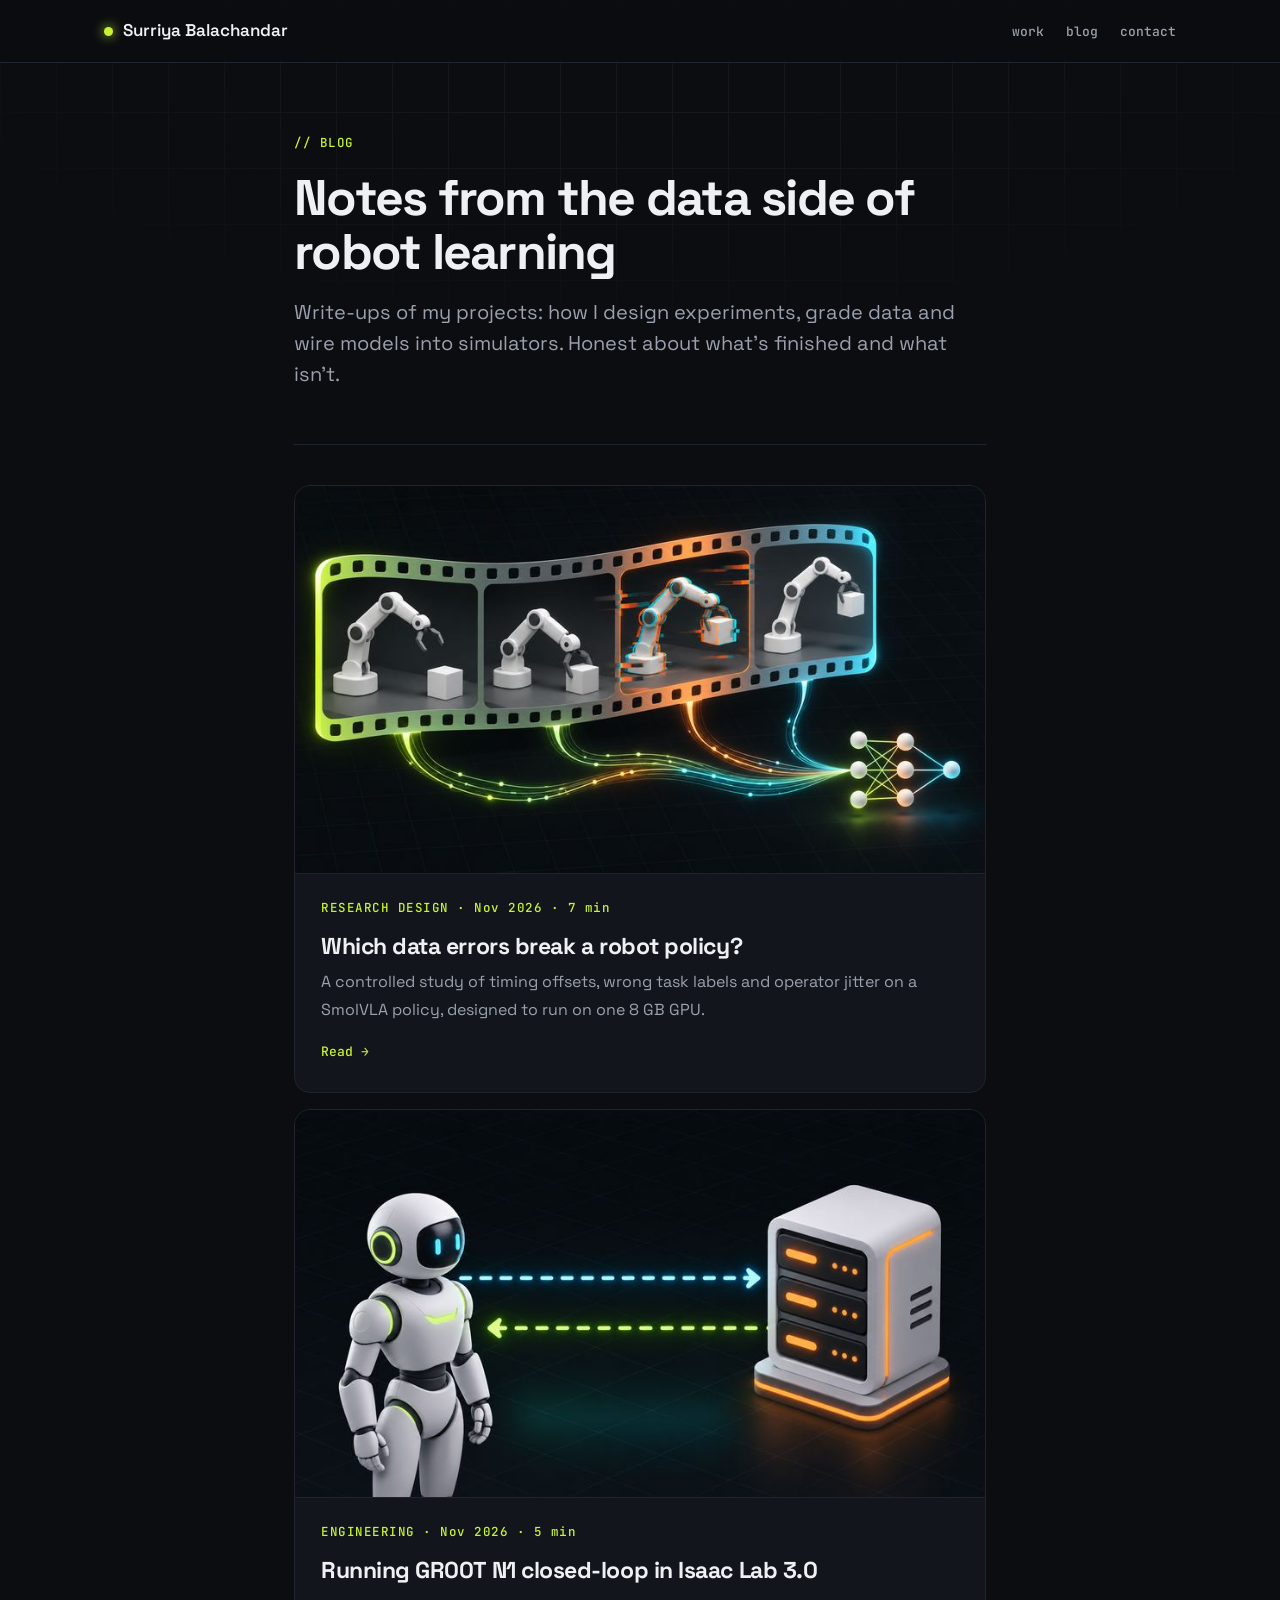
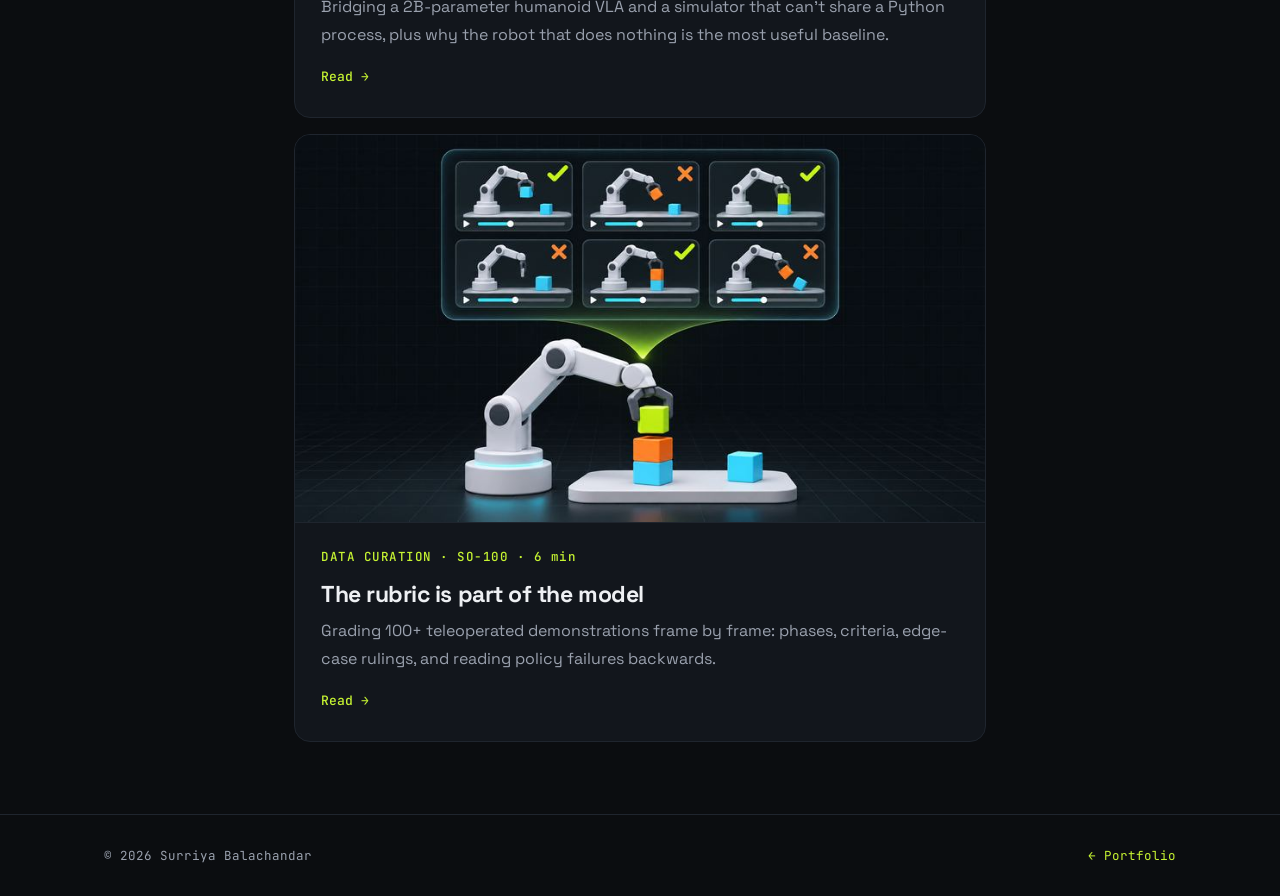
<file: blog/index.html>
<!DOCTYPE html>
<html lang="en">
<head>
<meta charset="UTF-8">
<meta name="viewport" content="width=device-width, initial-scale=1.0">
<title>Blog · Surriya Balachandar</title>
<meta name="description" content="Write-ups on robot-learning data quality, VLA evaluation and simulation by Surriya Balachandar.">
<link rel="canonical" href="https://surriya.vercel.app/blog">
<meta property="og:title" content="Blog · Surriya Balachandar">
<meta property="og:image" content="https://surriya.vercel.app/og.png">
<meta name="twitter:card" content="summary_large_image">
<link rel="icon" type="image/svg+xml" href="/favicon.svg">
<link rel="preconnect" href="https://fonts.googleapis.com"><link rel="preconnect" href="https://fonts.gstatic.com" crossorigin>
<link href="https://fonts.googleapis.com/css2?family=Space+Grotesk:wght@400;500;600;700&family=JetBrains+Mono:wght@400;500&display=swap" rel="stylesheet">
<link rel="stylesheet" href="/blog/blog.css">
</head>
<body>
<header class="nav"><div class="wrap">
  <a class="brand" href="/"><i></i>Surriya Balachandar</a>
  <nav><a href="/#work" class="hide-sm">work</a><a href="/blog">blog</a><a href="/#contact">contact</a></nav>
</div></header>
<main class="wrap">
  <div class="post-head">
    <span class="kicker">// BLOG</span>
    <h1>Notes from the data side of robot learning</h1>
    <p class="dek">Write-ups of my projects: how I design experiments, grade data and wire models into simulators. Honest about what's finished and what isn't.</p>
  </div>
  <div class="list">
    <a class="entry" href="/blog/vla-data-errors"><img src="/blog/img/vla-sm.jpg" alt="" width="800" height="450" loading="lazy">
      <span class="kicker">RESEARCH DESIGN · Nov 2026 · 7 min</span>
      <h2>Which data errors break a robot policy?</h2>
      <p>A controlled study of timing offsets, wrong task labels and operator jitter on a SmolVLA policy, designed to run on one 8 GB GPU.</p>
      <span class="read">Read →</span></a>
    <a class="entry" href="/blog/gr00t-isaac-lab"><img src="/blog/img/gr00t-sm.jpg" alt="" width="800" height="450" loading="lazy">
      <span class="kicker">ENGINEERING · Nov 2026 · 5 min</span>
      <h2>Running GR00T N1 closed-loop in Isaac Lab 3.0</h2>
      <p>Bridging a 2B-parameter humanoid VLA and a simulator that can't share a Python process, plus why the robot that does nothing is the most useful baseline.</p>
      <span class="read">Read →</span></a>
    <a class="entry" href="/blog/so100-rubric"><img src="/blog/img/so100-sm.jpg" alt="" width="800" height="450" loading="lazy">
      <span class="kicker">DATA CURATION · SO-100 · 6 min</span>
      <h2>The rubric is part of the model</h2>
      <p>Grading 100+ teleoperated demonstrations frame by frame: phases, criteria, edge-case rulings, and reading policy failures backwards.</p>
      <span class="read">Read →</span></a>
  </div>
</main>
<footer><div class="wrap"><span>© 2026 Surriya Balachandar</span><a href="/">← Portfolio</a></div></footer>
</body>
</html>
</file>
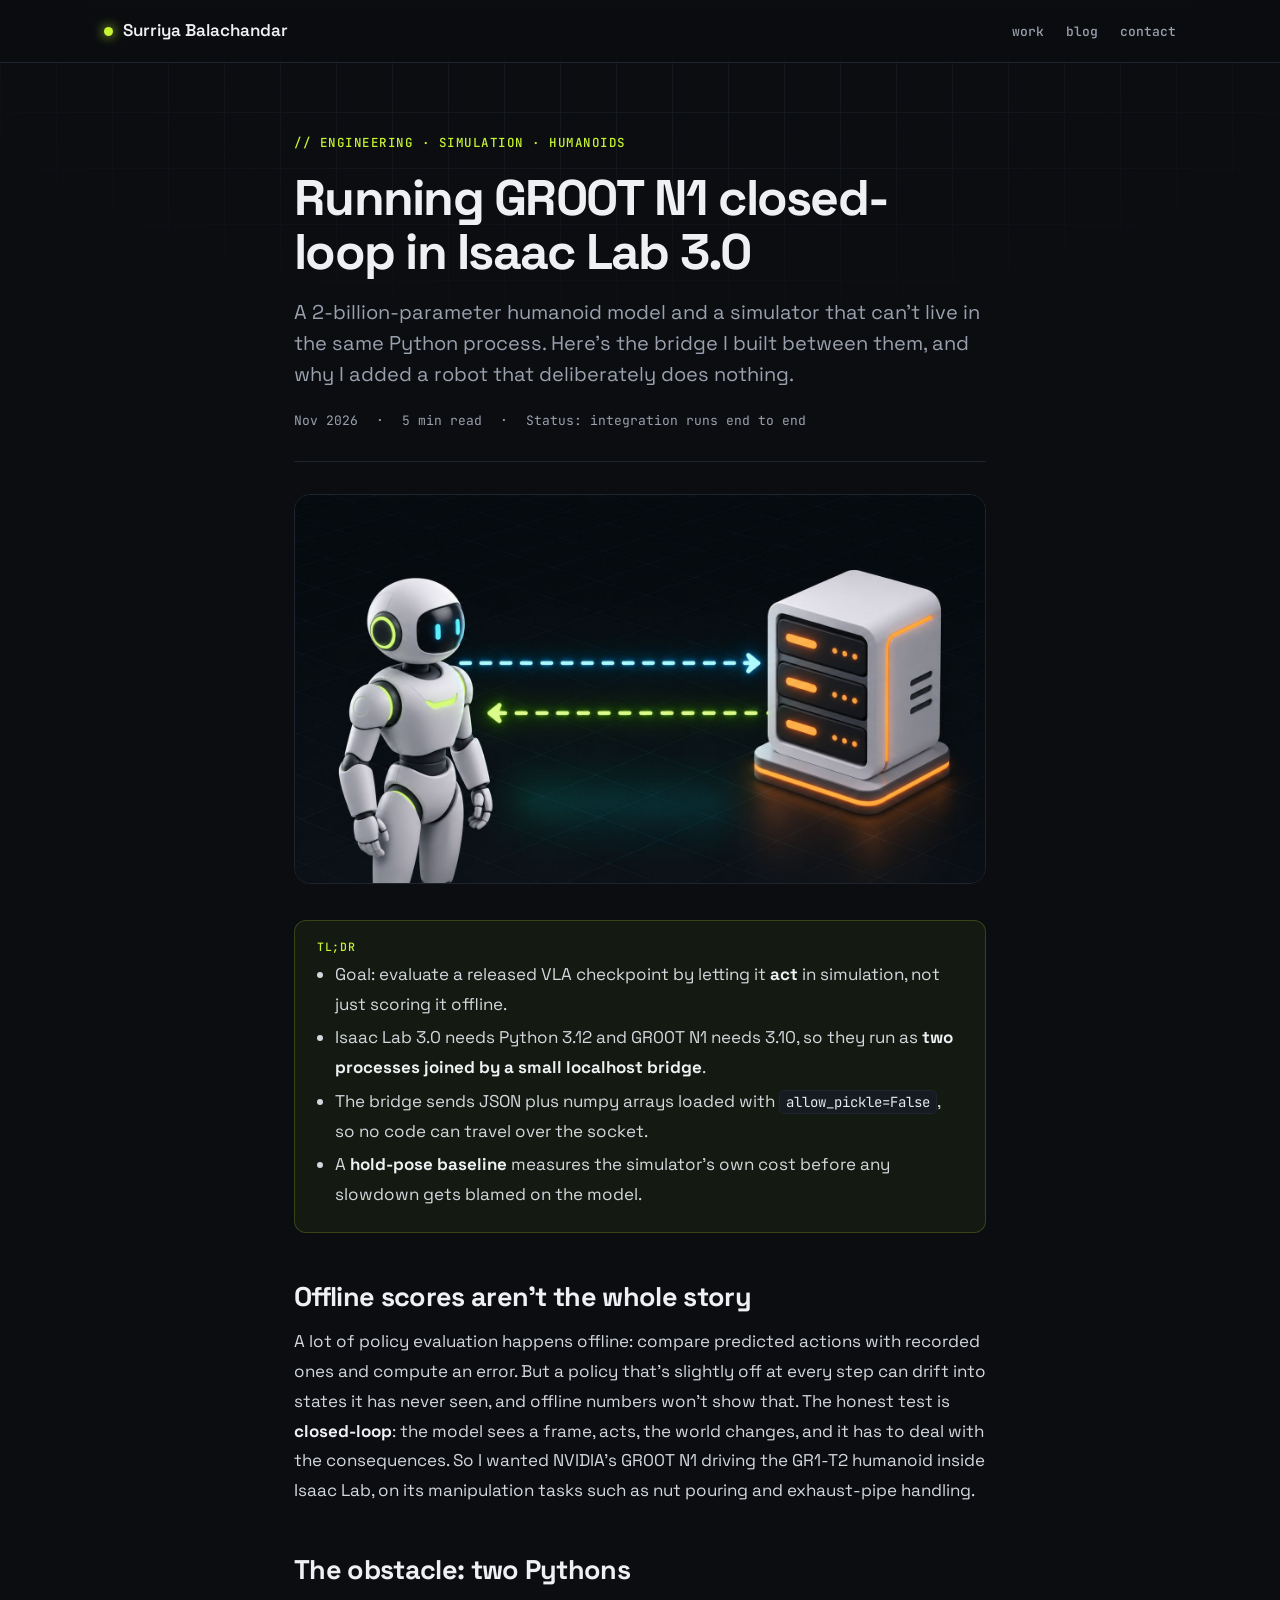
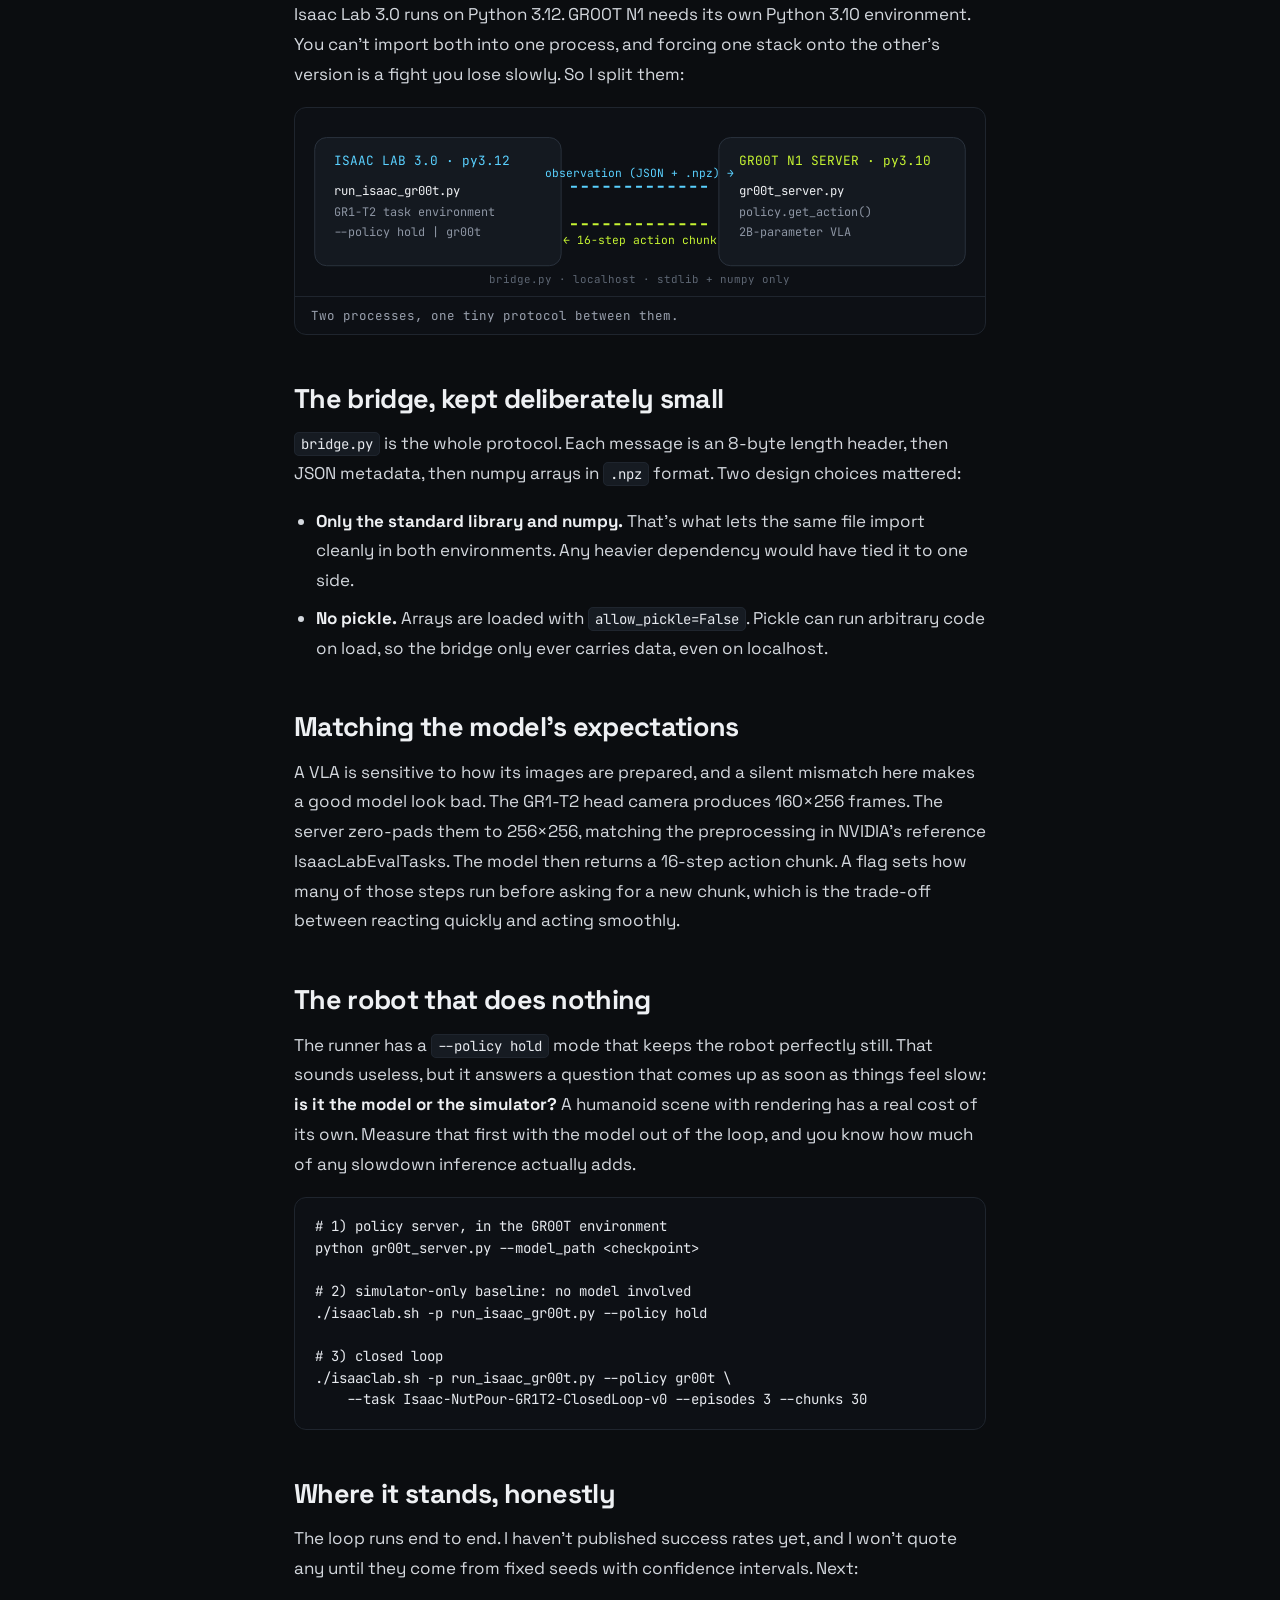
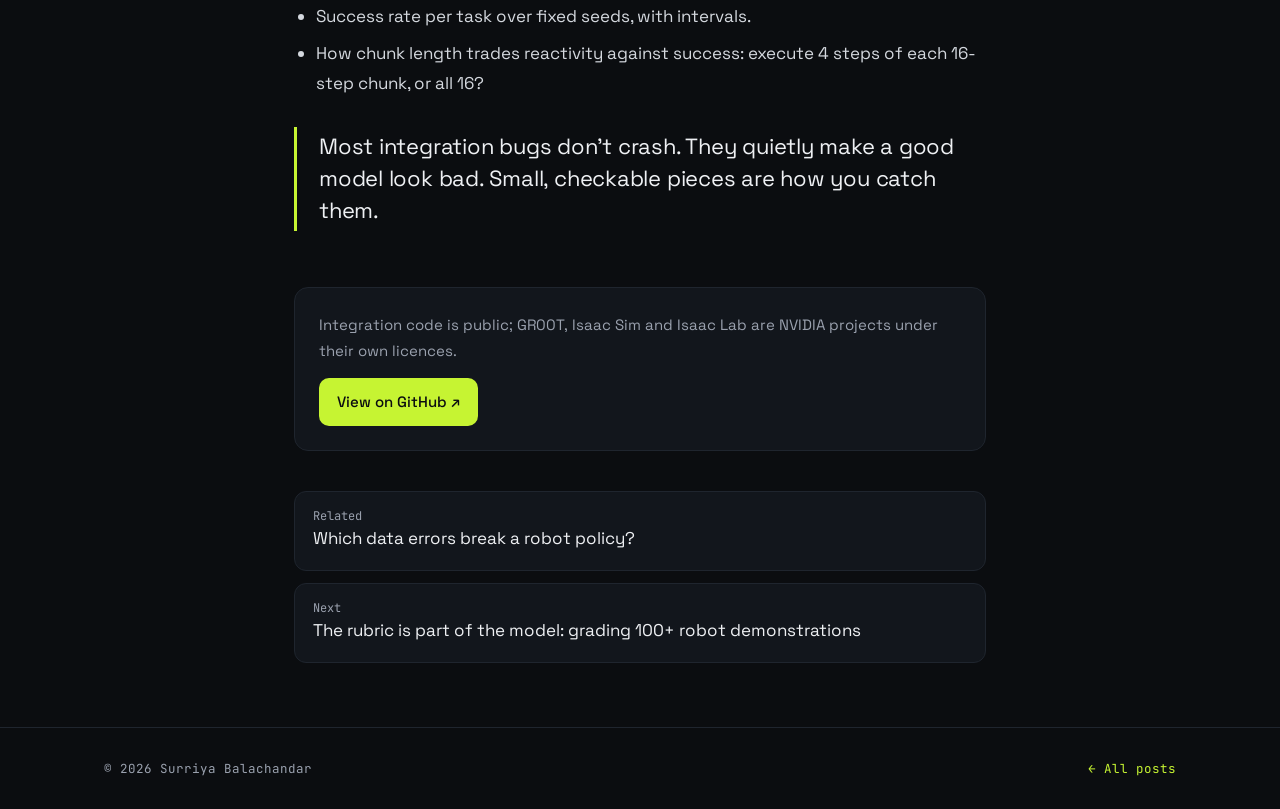
<file: blog/gr00t-isaac-lab.html>
<!DOCTYPE html>
<html lang="en">
<head>
<meta charset="UTF-8">
<meta name="viewport" content="width=device-width, initial-scale=1.0">
<title>Running GR00T N1 closed-loop in Isaac Lab 3.0 · Surriya Balachandar</title>
<meta name="description" content="How I connected NVIDIA's GR00T N1 VLA to Isaac Lab 3.0 across two Python versions, with a safe localhost bridge and a hold-pose baseline.">
<link rel="canonical" href="https://surriya.vercel.app/blog/gr00t-isaac-lab">
<meta property="og:title" content="Running GR00T N1 closed-loop in Isaac Lab 3.0">
<meta property="og:description" content="Bridging a 2B-parameter humanoid VLA and a simulator that can't share a Python process.">
<meta property="og:type" content="article">
<meta property="og:image" content="https://surriya.vercel.app/blog/img/gr00t.jpg">
<meta name="twitter:card" content="summary_large_image">
<link rel="icon" type="image/svg+xml" href="/favicon.svg">
<link rel="preconnect" href="https://fonts.googleapis.com"><link rel="preconnect" href="https://fonts.gstatic.com" crossorigin>
<link href="https://fonts.googleapis.com/css2?family=Space+Grotesk:wght@400;500;600;700&family=JetBrains+Mono:wght@400;500&display=swap" rel="stylesheet">
<link rel="stylesheet" href="/blog/blog.css">
<script type="application/ld+json">{"@context": "https://schema.org", "@type": "BlogPosting", "headline": "Running GR00T N1 closed-loop in Isaac Lab 3.0", "datePublished": "2026-11-25", "dateModified": "2026-11-25", "image": "https://surriya.vercel.app/blog/img/gr00t.jpg", "url": "https://surriya.vercel.app/blog/gr00t-isaac-lab", "author": {"@type": "Person", "name": "Surriya Balachandar", "url": "https://surriya.vercel.app/"}}</script>
</head>
<body>
<div class="progress" id="progress"></div>
<header class="nav"><div class="wrap">
  <a class="brand" href="/"><i></i>Surriya Balachandar</a>
  <nav><a href="/#work" class="hide-sm">work</a><a href="/blog">blog</a><a href="/#contact">contact</a></nav>
</div></header>

<main class="wrap">
<div class="post-head">
  <span class="kicker">// ENGINEERING · SIMULATION · HUMANOIDS</span>
  <h1>Running GR00T N1 closed-loop in Isaac Lab 3.0</h1>
  <p class="dek">A 2-billion-parameter humanoid model and a simulator that can't live in the same Python process. Here's the bridge I built between them, and why I added a robot that deliberately does nothing.</p>
  <div class="meta"><span>Nov 2026</span><span>·</span><span>5 min read</span><span>·</span><span>Status: integration runs end to end</span></div>
</div>
<img class="cover" fetchpriority="high" decoding="async" src="/blog/img/gr00t.jpg" alt="Illustration: a humanoid robot and a policy server linked by two data beams" width="1600" height="900">

<article>
<div class="tldr"><b>TL;DR</b><ul>
  <li>Goal: evaluate a released VLA checkpoint by letting it <strong>act</strong> in simulation, not just scoring it offline.</li>
  <li>Isaac Lab 3.0 needs Python 3.12 and GR00T N1 needs 3.10, so they run as <strong>two processes joined by a small localhost bridge</strong>.</li>
  <li>The bridge sends JSON plus numpy arrays loaded with <code>allow_pickle=False</code>, so no code can travel over the socket.</li>
  <li>A <strong>hold-pose baseline</strong> measures the simulator's own cost before any slowdown gets blamed on the model.</li>
</ul></div>

<h2>Offline scores aren't the whole story</h2>
<p>A lot of policy evaluation happens offline: compare predicted actions with recorded ones and compute an error. But a policy that's slightly off at every step can drift into states it has never seen, and offline numbers won't show that. The honest test is <strong>closed-loop</strong>: the model sees a frame, acts, the world changes, and it has to deal with the consequences. So I wanted NVIDIA's GR00T N1 driving the GR1-T2 humanoid inside Isaac Lab, on its manipulation tasks such as nut pouring and exhaust-pipe handling.</p>

<h2>The obstacle: two Pythons</h2>
<p>Isaac Lab 3.0 runs on Python 3.12. GR00T N1 needs its own Python 3.10 environment. You can't import both into one process, and forcing one stack onto the other's version is a fight you lose slowly. So I split them:</p>

<div class="figure">
<svg viewBox="0 0 700 190" aria-label="Bridge architecture">
  <rect x="20" y="30" width="250" height="130" rx="12" fill="#141920" stroke="#2a323d"/>
  <text x="40" y="58" font-size="13" fill="#5ad1ff">ISAAC LAB 3.0 · py3.12</text>
  <text x="40" y="88" font-size="12.5" fill="#eef0f3">run_isaac_gr00t.py</text>
  <text x="40" y="110" font-size="12" fill="#8d95a3">GR1-T2 task environment</text>
  <text x="40" y="130" font-size="12" fill="#8d95a3">--policy hold | gr00t</text>
  <rect x="430" y="30" width="250" height="130" rx="12" fill="#141920" stroke="#2a323d"/>
  <text x="450" y="58" font-size="13" fill="#c6f432">GR00T N1 SERVER · py3.10</text>
  <text x="450" y="88" font-size="12.5" fill="#eef0f3">gr00t_server.py</text>
  <text x="450" y="110" font-size="12" fill="#8d95a3">policy.get_action()</text>
  <text x="450" y="130" font-size="12" fill="#8d95a3">2B-parameter VLA</text>
  <line x1="280" y1="80" x2="420" y2="80" stroke="#5ad1ff" stroke-width="2" stroke-dasharray="6 5"/>
  <text x="350" y="70" text-anchor="middle" font-size="11.5" fill="#5ad1ff">observation (JSON + .npz) →</text>
  <line x1="280" y1="118" x2="420" y2="118" stroke="#c6f432" stroke-width="2" stroke-dasharray="6 5"/>
  <text x="350" y="138" text-anchor="middle" font-size="11.5" fill="#c6f432">← 16-step action chunk</text>
  <text x="350" y="178" text-anchor="middle" font-size="11" fill="#5d6673">bridge.py · localhost · stdlib + numpy only</text>
</svg>
<div class="figcap">Two processes, one tiny protocol between them.</div>
</div>

<h2>The bridge, kept deliberately small</h2>
<p><code>bridge.py</code> is the whole protocol. Each message is an 8-byte length header, then JSON metadata, then numpy arrays in <code>.npz</code> format. Two design choices mattered:</p>
<ul>
  <li><strong>Only the standard library and numpy.</strong> That's what lets the same file import cleanly in both environments. Any heavier dependency would have tied it to one side.</li>
  <li><strong>No pickle.</strong> Arrays are loaded with <code>allow_pickle=False</code>. Pickle can run arbitrary code on load, so the bridge only ever carries data, even on localhost.</li>
</ul>

<h2>Matching the model's expectations</h2>
<p>A VLA is sensitive to how its images are prepared, and a silent mismatch here makes a good model look bad. The GR1-T2 head camera produces 160×256 frames. The server zero-pads them to 256×256, matching the preprocessing in NVIDIA's reference IsaacLabEvalTasks. The model then returns a 16-step action chunk. A flag sets how many of those steps run before asking for a new chunk, which is the trade-off between reacting quickly and acting smoothly.</p>

<h2>The robot that does nothing</h2>
<p>The runner has a <code>--policy hold</code> mode that keeps the robot perfectly still. That sounds useless, but it answers a question that comes up as soon as things feel slow: <strong>is it the model or the simulator?</strong> A humanoid scene with rendering has a real cost of its own. Measure that first with the model out of the loop, and you know how much of any slowdown inference actually adds.</p>
<pre><code># 1) policy server, in the GR00T environment
python gr00t_server.py --model_path &lt;checkpoint&gt;

# 2) simulator-only baseline: no model involved
./isaaclab.sh -p run_isaac_gr00t.py --policy hold

# 3) closed loop
./isaaclab.sh -p run_isaac_gr00t.py --policy gr00t \
    --task Isaac-NutPour-GR1T2-ClosedLoop-v0 --episodes 3 --chunks 30</code></pre>

<h2>Where it stands, honestly</h2>
<p>The loop runs end to end. I haven't published success rates yet, and I won't quote any until they come from fixed seeds with confidence intervals. Next:</p>
<ul>
  <li>Success rate per task over fixed seeds, with intervals.</li>
  <li>How chunk length trades reactivity against success: execute 4 steps of each 16-step chunk, or all 16?</li>
</ul>
<blockquote>Most integration bugs don't crash. They quietly make a good model look bad. Small, checkable pieces are how you catch them.</blockquote>

<div class="post-foot"><p>Integration code is public; GR00T, Isaac Sim and Isaac Lab are NVIDIA projects under their own licences.</p>
  <a class="btn" href="https://github.com/Surriya1010/gr00t-isaaclab" target="_blank" rel="noopener">View on GitHub ↗</a></div>
<div class="more">
  <a href="/blog/vla-data-errors"><span>Related</span>Which data errors break a robot policy?</a>
  <a href="/blog/so100-rubric"><span>Next</span>The rubric is part of the model: grading 100+ robot demonstrations</a>
</div>
</article>
</main>
<footer><div class="wrap"><span>© 2026 Surriya Balachandar</span><a href="/blog">← All posts</a></div></footer>
<script>addEventListener('scroll',function(){var h=document.documentElement;document.getElementById('progress').style.width=(h.scrollTop/(h.scrollHeight-h.clientHeight)*100)+'%'},{passive:true})</script>
</body>
</html>
</file>
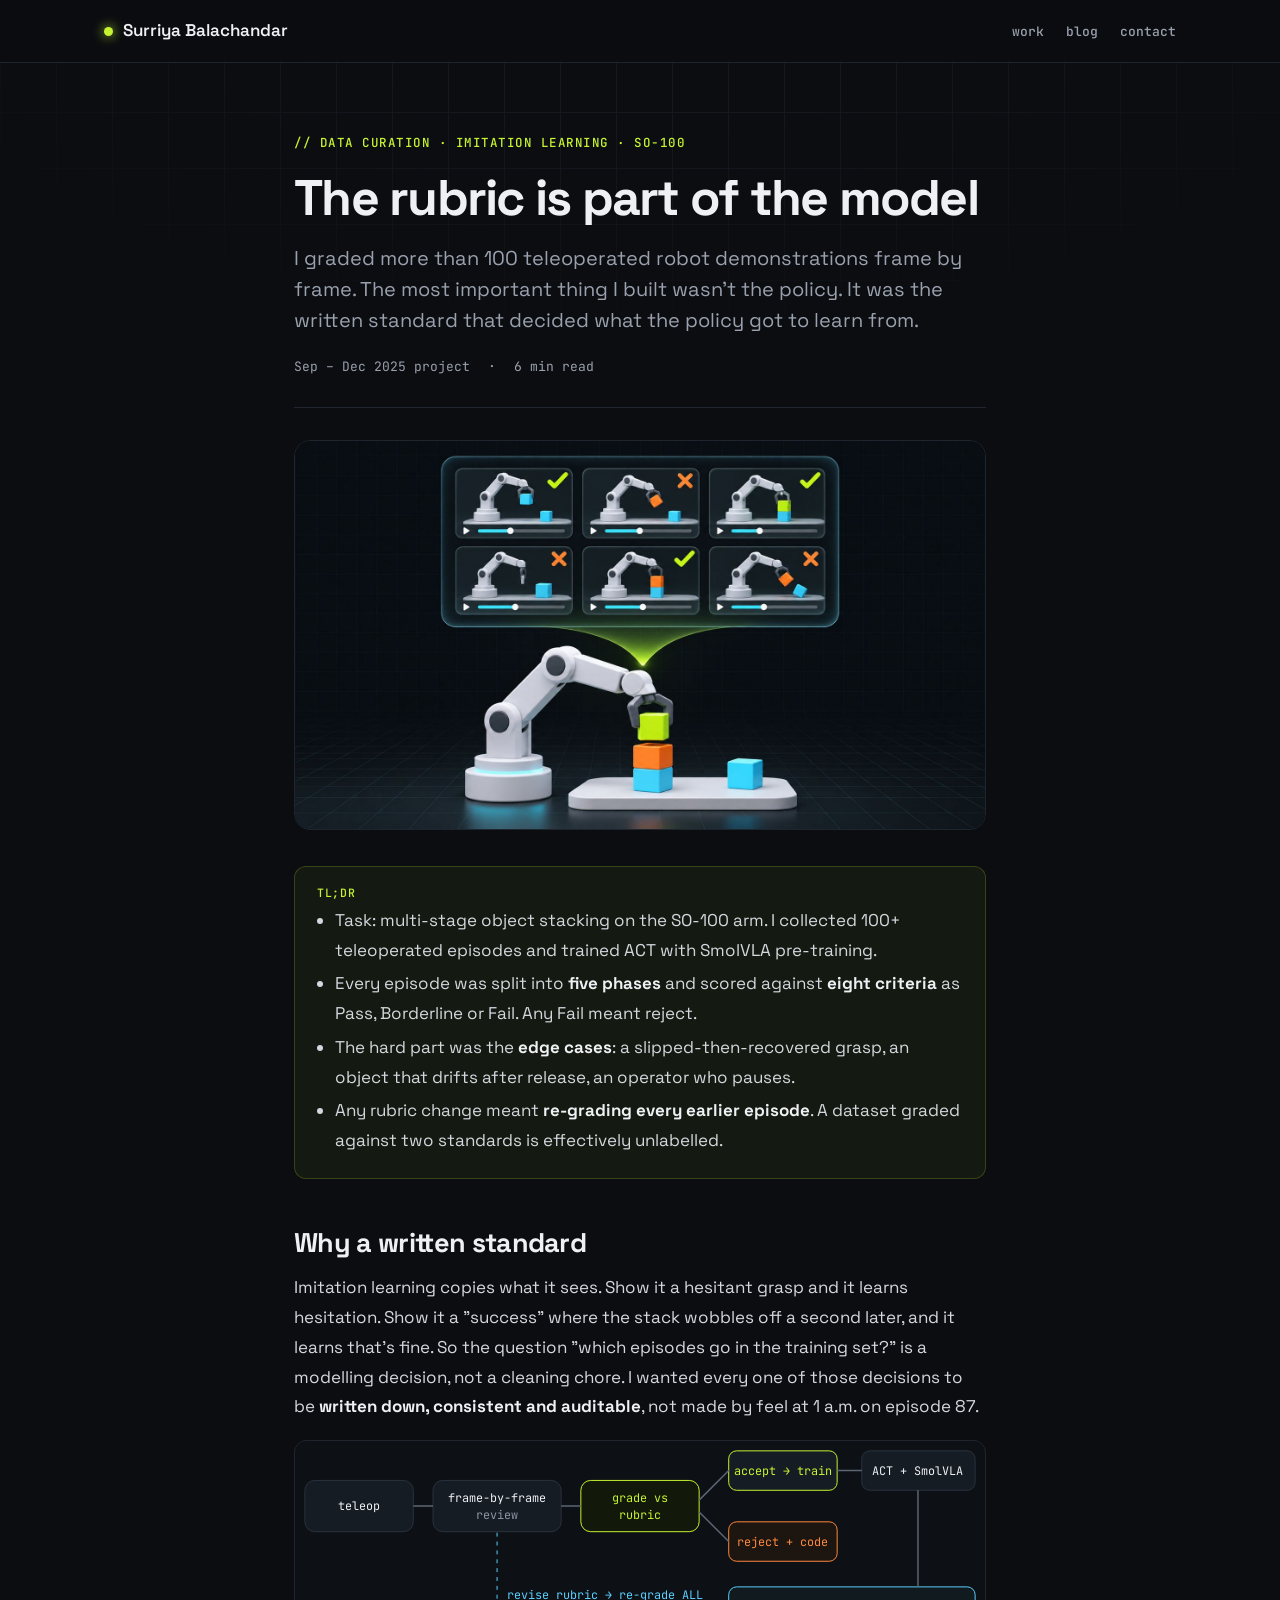
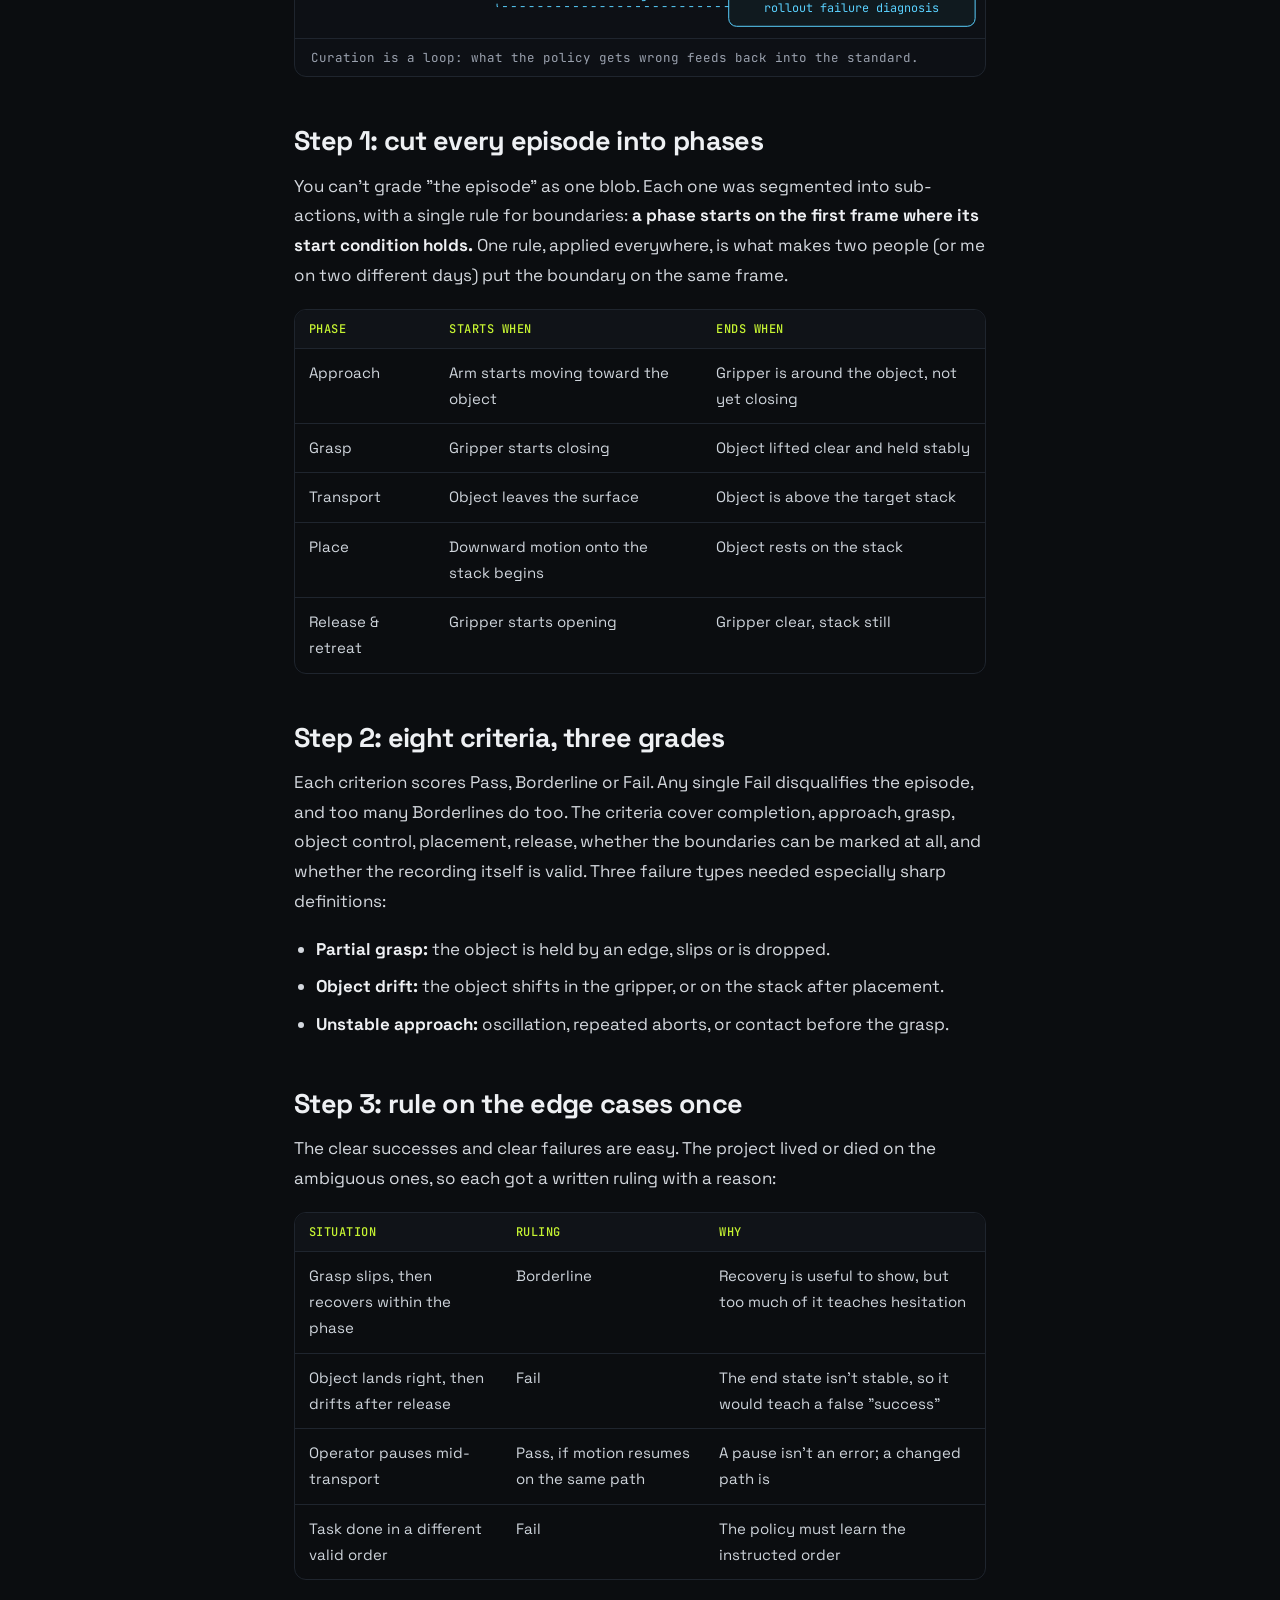
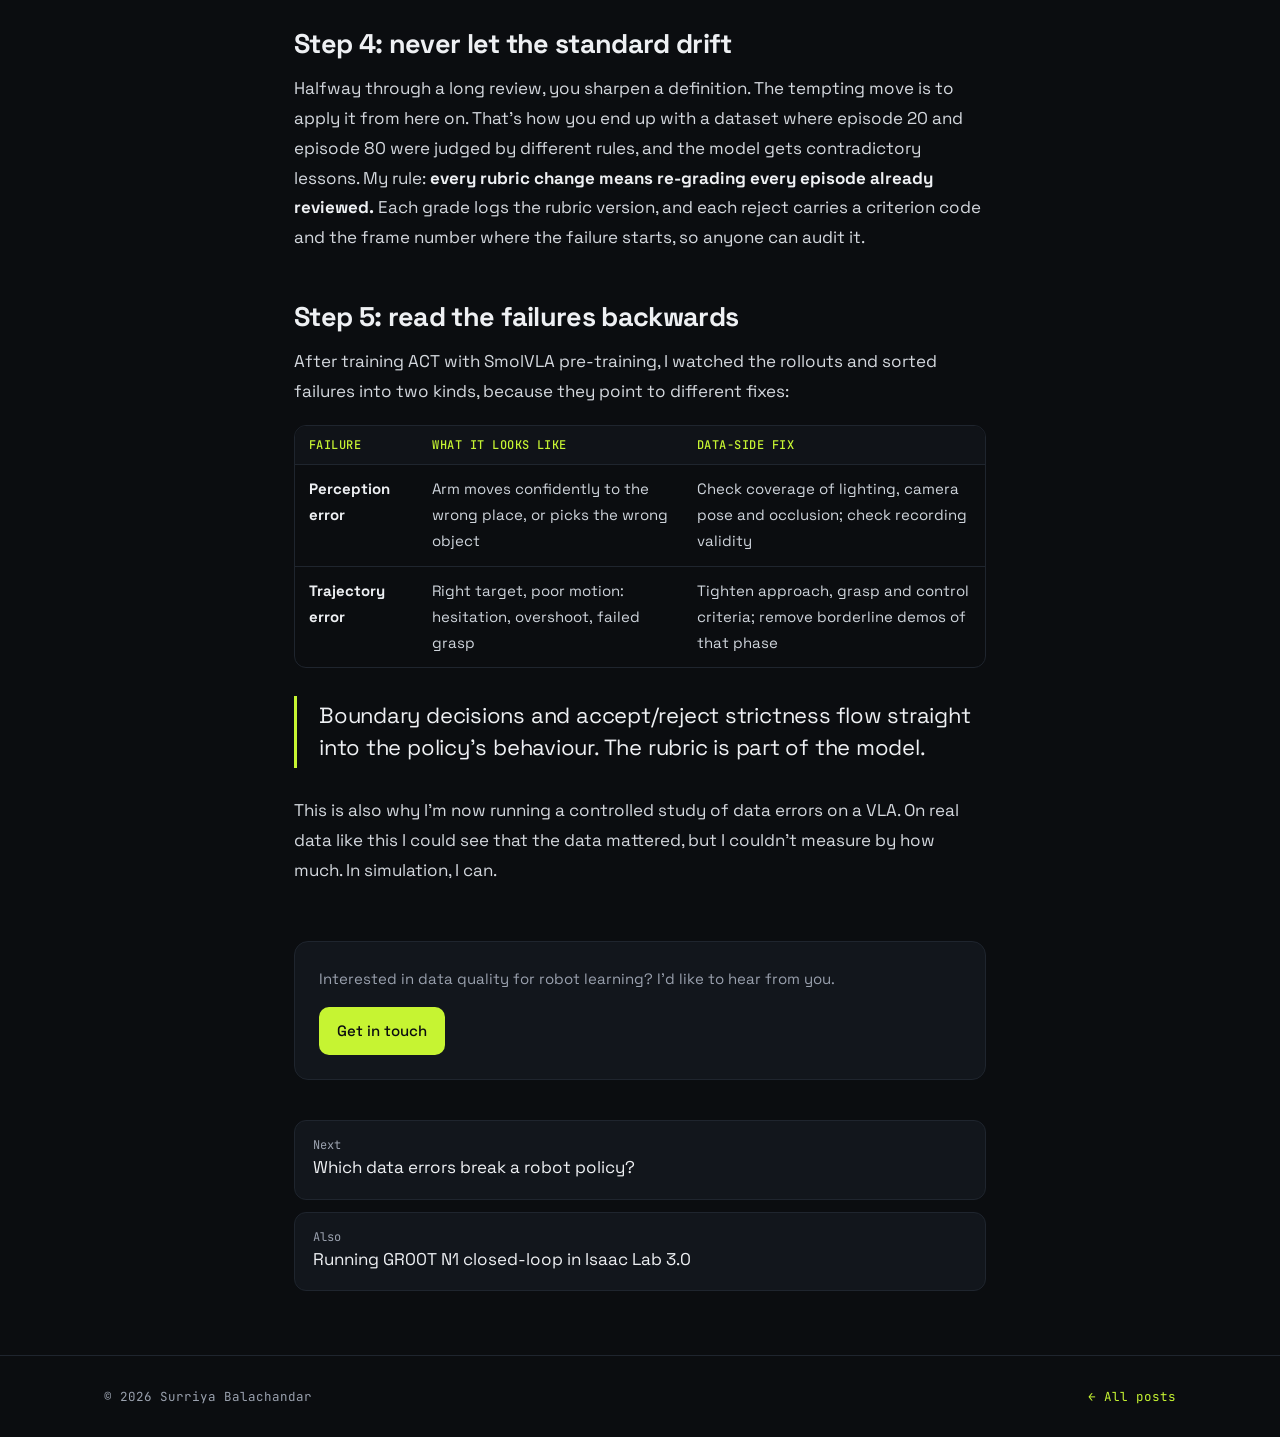
<file: blog/so100-rubric.html>
<!DOCTYPE html>
<html lang="en">
<head>
<meta charset="UTF-8">
<meta name="viewport" content="width=device-width, initial-scale=1.0">
<title>The rubric is part of the model · Surriya Balachandar</title>
<meta name="description" content="How I graded 100+ teleoperated SO-100 demonstrations frame by frame, wrote the acceptance criteria, and traced policy failures back to the data.">
<link rel="canonical" href="https://surriya.vercel.app/blog/so100-rubric">
<meta property="og:title" content="The rubric is part of the model">
<meta property="og:description" content="Grading 100+ robot demonstrations, and what boundary decisions do to a trained policy.">
<meta property="og:type" content="article">
<meta property="og:image" content="https://surriya.vercel.app/blog/img/so100.jpg">
<meta name="twitter:card" content="summary_large_image">
<link rel="icon" type="image/svg+xml" href="/favicon.svg">
<link rel="preconnect" href="https://fonts.googleapis.com"><link rel="preconnect" href="https://fonts.gstatic.com" crossorigin>
<link href="https://fonts.googleapis.com/css2?family=Space+Grotesk:wght@400;500;600;700&family=JetBrains+Mono:wght@400;500&display=swap" rel="stylesheet">
<link rel="stylesheet" href="/blog/blog.css">
<script type="application/ld+json">{"@context": "https://schema.org", "@type": "BlogPosting", "headline": "The rubric is part of the model", "datePublished": "2026-11-25", "dateModified": "2026-11-25", "image": "https://surriya.vercel.app/blog/img/so100.jpg", "url": "https://surriya.vercel.app/blog/so100-rubric", "author": {"@type": "Person", "name": "Surriya Balachandar", "url": "https://surriya.vercel.app/"}}</script>
</head>
<body>
<div class="progress" id="progress"></div>
<header class="nav"><div class="wrap">
  <a class="brand" href="/"><i></i>Surriya Balachandar</a>
  <nav><a href="/#work" class="hide-sm">work</a><a href="/blog">blog</a><a href="/#contact">contact</a></nav>
</div></header>

<main class="wrap">
<div class="post-head">
  <span class="kicker">// DATA CURATION · IMITATION LEARNING · SO-100</span>
  <h1>The rubric is part of the model</h1>
  <p class="dek">I graded more than 100 teleoperated robot demonstrations frame by frame. The most important thing I built wasn't the policy. It was the written standard that decided what the policy got to learn from.</p>
  <div class="meta"><span>Sep – Dec 2025 project</span><span>·</span><span>6 min read</span></div>
</div>
<img class="cover" fetchpriority="high" decoding="async" src="/blog/img/so100.jpg" alt="Illustration: a robot arm stacking cubes under a grid of graded demonstration clips" width="1600" height="900">

<article>
<div class="tldr"><b>TL;DR</b><ul>
  <li>Task: multi-stage object stacking on the SO-100 arm. I collected 100+ teleoperated episodes and trained ACT with SmolVLA pre-training.</li>
  <li>Every episode was split into <strong>five phases</strong> and scored against <strong>eight criteria</strong> as Pass, Borderline or Fail. Any Fail meant reject.</li>
  <li>The hard part was the <strong>edge cases</strong>: a slipped-then-recovered grasp, an object that drifts after release, an operator who pauses.</li>
  <li>Any rubric change meant <strong>re-grading every earlier episode</strong>. A dataset graded against two standards is effectively unlabelled.</li>
</ul></div>

<h2>Why a written standard</h2>
<p>Imitation learning copies what it sees. Show it a hesitant grasp and it learns hesitation. Show it a "success" where the stack wobbles off a second later, and it learns that's fine. So the question "which episodes go in the training set?" is a modelling decision, not a cleaning chore. I wanted every one of those decisions to be <strong>written down, consistent and auditable</strong>, not made by feel at 1 a.m. on episode 87.</p>

<div class="figure">
<svg viewBox="0 0 700 200" aria-label="Curation pipeline">
  <g font-size="12">
    <rect x="10" y="40" width="110" height="52" rx="10" fill="#161c24" stroke="#2a323d"/><text x="65" y="70" text-anchor="middle" fill="#eef0f3">teleop</text>
    <rect x="140" y="40" width="130" height="52" rx="10" fill="#161c24" stroke="#2a323d"/><text x="205" y="62" text-anchor="middle" fill="#eef0f3">frame-by-frame</text><text x="205" y="79" text-anchor="middle" fill="#8d95a3">review</text>
    <rect x="290" y="40" width="120" height="52" rx="10" fill="#12180a" stroke="#c6f432"/><text x="350" y="62" text-anchor="middle" fill="#c6f432">grade vs</text><text x="350" y="79" text-anchor="middle" fill="#c6f432">rubric</text>
    <rect x="440" y="10" width="110" height="40" rx="8" fill="#161c24" stroke="#c6f432"/><text x="495" y="35" text-anchor="middle" fill="#c6f432">accept → train</text>
    <rect x="440" y="82" width="110" height="40" rx="8" fill="#1c1510" stroke="#ff8a3d"/><text x="495" y="107" text-anchor="middle" fill="#ff8a3d">reject + code</text>
    <rect x="575" y="10" width="115" height="40" rx="8" fill="#161c24" stroke="#2a323d"/><text x="632" y="35" text-anchor="middle" fill="#eef0f3">ACT + SmolVLA</text>
    <rect x="440" y="148" width="250" height="40" rx="8" fill="#101a1f" stroke="#5ad1ff"/><text x="565" y="173" text-anchor="middle" fill="#5ad1ff">rollout failure diagnosis</text>
    <g stroke="#5d6673" stroke-width="1.5" fill="none"><path d="M120 66 H140"/><path d="M270 66 H290"/><path d="M410 60 L440 30"/><path d="M410 72 L440 102"/><path d="M550 30 H575"/><path d="M632 50 V148"/></g>
    <path d="M440 168 H205 V92" fill="none" stroke="#5ad1ff" stroke-dasharray="4 5"/><text x="215" y="160" fill="#5ad1ff">revise rubric → re-grade ALL</text>
  </g>
</svg>
<div class="figcap">Curation is a loop: what the policy gets wrong feeds back into the standard.</div>
</div>

<h2>Step 1: cut every episode into phases</h2>
<p>You can't grade "the episode" as one blob. Each one was segmented into sub-actions, with a single rule for boundaries: <strong>a phase starts on the first frame where its start condition holds.</strong> One rule, applied everywhere, is what makes two people (or me on two different days) put the boundary on the same frame.</p>
<div class="table"><table>
<tr><th>Phase</th><th>Starts when</th><th>Ends when</th></tr>
<tr><td>Approach</td><td>Arm starts moving toward the object</td><td>Gripper is around the object, not yet closing</td></tr>
<tr><td>Grasp</td><td>Gripper starts closing</td><td>Object lifted clear and held stably</td></tr>
<tr><td>Transport</td><td>Object leaves the surface</td><td>Object is above the target stack</td></tr>
<tr><td>Place</td><td>Downward motion onto the stack begins</td><td>Object rests on the stack</td></tr>
<tr><td>Release &amp; retreat</td><td>Gripper starts opening</td><td>Gripper clear, stack still</td></tr>
</table></div>

<h2>Step 2: eight criteria, three grades</h2>
<p>Each criterion scores Pass, Borderline or Fail. Any single Fail disqualifies the episode, and too many Borderlines do too. The criteria cover completion, approach, grasp, object control, placement, release, whether the boundaries can be marked at all, and whether the recording itself is valid. Three failure types needed especially sharp definitions:</p>
<ul>
  <li><strong>Partial grasp:</strong> the object is held by an edge, slips or is dropped.</li>
  <li><strong>Object drift:</strong> the object shifts in the gripper, or on the stack after placement.</li>
  <li><strong>Unstable approach:</strong> oscillation, repeated aborts, or contact before the grasp.</li>
</ul>

<h2>Step 3: rule on the edge cases once</h2>
<p>The clear successes and clear failures are easy. The project lived or died on the ambiguous ones, so each got a written ruling with a reason:</p>
<div class="table"><table>
<tr><th>Situation</th><th>Ruling</th><th>Why</th></tr>
<tr><td>Grasp slips, then recovers within the phase</td><td>Borderline</td><td>Recovery is useful to show, but too much of it teaches hesitation</td></tr>
<tr><td>Object lands right, then drifts after release</td><td>Fail</td><td>The end state isn't stable, so it would teach a false "success"</td></tr>
<tr><td>Operator pauses mid-transport</td><td>Pass, if motion resumes on the same path</td><td>A pause isn't an error; a changed path is</td></tr>
<tr><td>Task done in a different valid order</td><td>Fail</td><td>The policy must learn the instructed order</td></tr>
</table></div>

<h2>Step 4: never let the standard drift</h2>
<p>Halfway through a long review, you sharpen a definition. The tempting move is to apply it from here on. That's how you end up with a dataset where episode 20 and episode 80 were judged by different rules, and the model gets contradictory lessons. My rule: <strong>every rubric change means re-grading every episode already reviewed.</strong> Each grade logs the rubric version, and each reject carries a criterion code and the frame number where the failure starts, so anyone can audit it.</p>

<h2>Step 5: read the failures backwards</h2>
<p>After training ACT with SmolVLA pre-training, I watched the rollouts and sorted failures into two kinds, because they point to different fixes:</p>
<div class="table"><table>
<tr><th>Failure</th><th>What it looks like</th><th>Data-side fix</th></tr>
<tr><td><strong>Perception error</strong></td><td>Arm moves confidently to the wrong place, or picks the wrong object</td><td>Check coverage of lighting, camera pose and occlusion; check recording validity</td></tr>
<tr><td><strong>Trajectory error</strong></td><td>Right target, poor motion: hesitation, overshoot, failed grasp</td><td>Tighten approach, grasp and control criteria; remove borderline demos of that phase</td></tr>
</table></div>

<blockquote>Boundary decisions and accept/reject strictness flow straight into the policy's behaviour. The rubric is part of the model.</blockquote>

<p>This is also why I'm now running a controlled study of data errors on a VLA. On real data like this I could see that the data mattered, but I couldn't measure by how much. In simulation, I can.</p>

<div class="post-foot"><p>Interested in data quality for robot learning? I'd like to hear from you.</p>
  <a class="btn" href="mailto:bsurriya.work@gmail.com">Get in touch</a></div>
<div class="more">
  <a href="/blog/vla-data-errors"><span>Next</span>Which data errors break a robot policy?</a>
  <a href="/blog/gr00t-isaac-lab"><span>Also</span>Running GR00T N1 closed-loop in Isaac Lab 3.0</a>
</div>
</article>
</main>
<footer><div class="wrap"><span>© 2026 Surriya Balachandar</span><a href="/blog">← All posts</a></div></footer>
<script>addEventListener('scroll',function(){var h=document.documentElement;document.getElementById('progress').style.width=(h.scrollTop/(h.scrollHeight-h.clientHeight)*100)+'%'},{passive:true})</script>
</body>
</html>
</file>
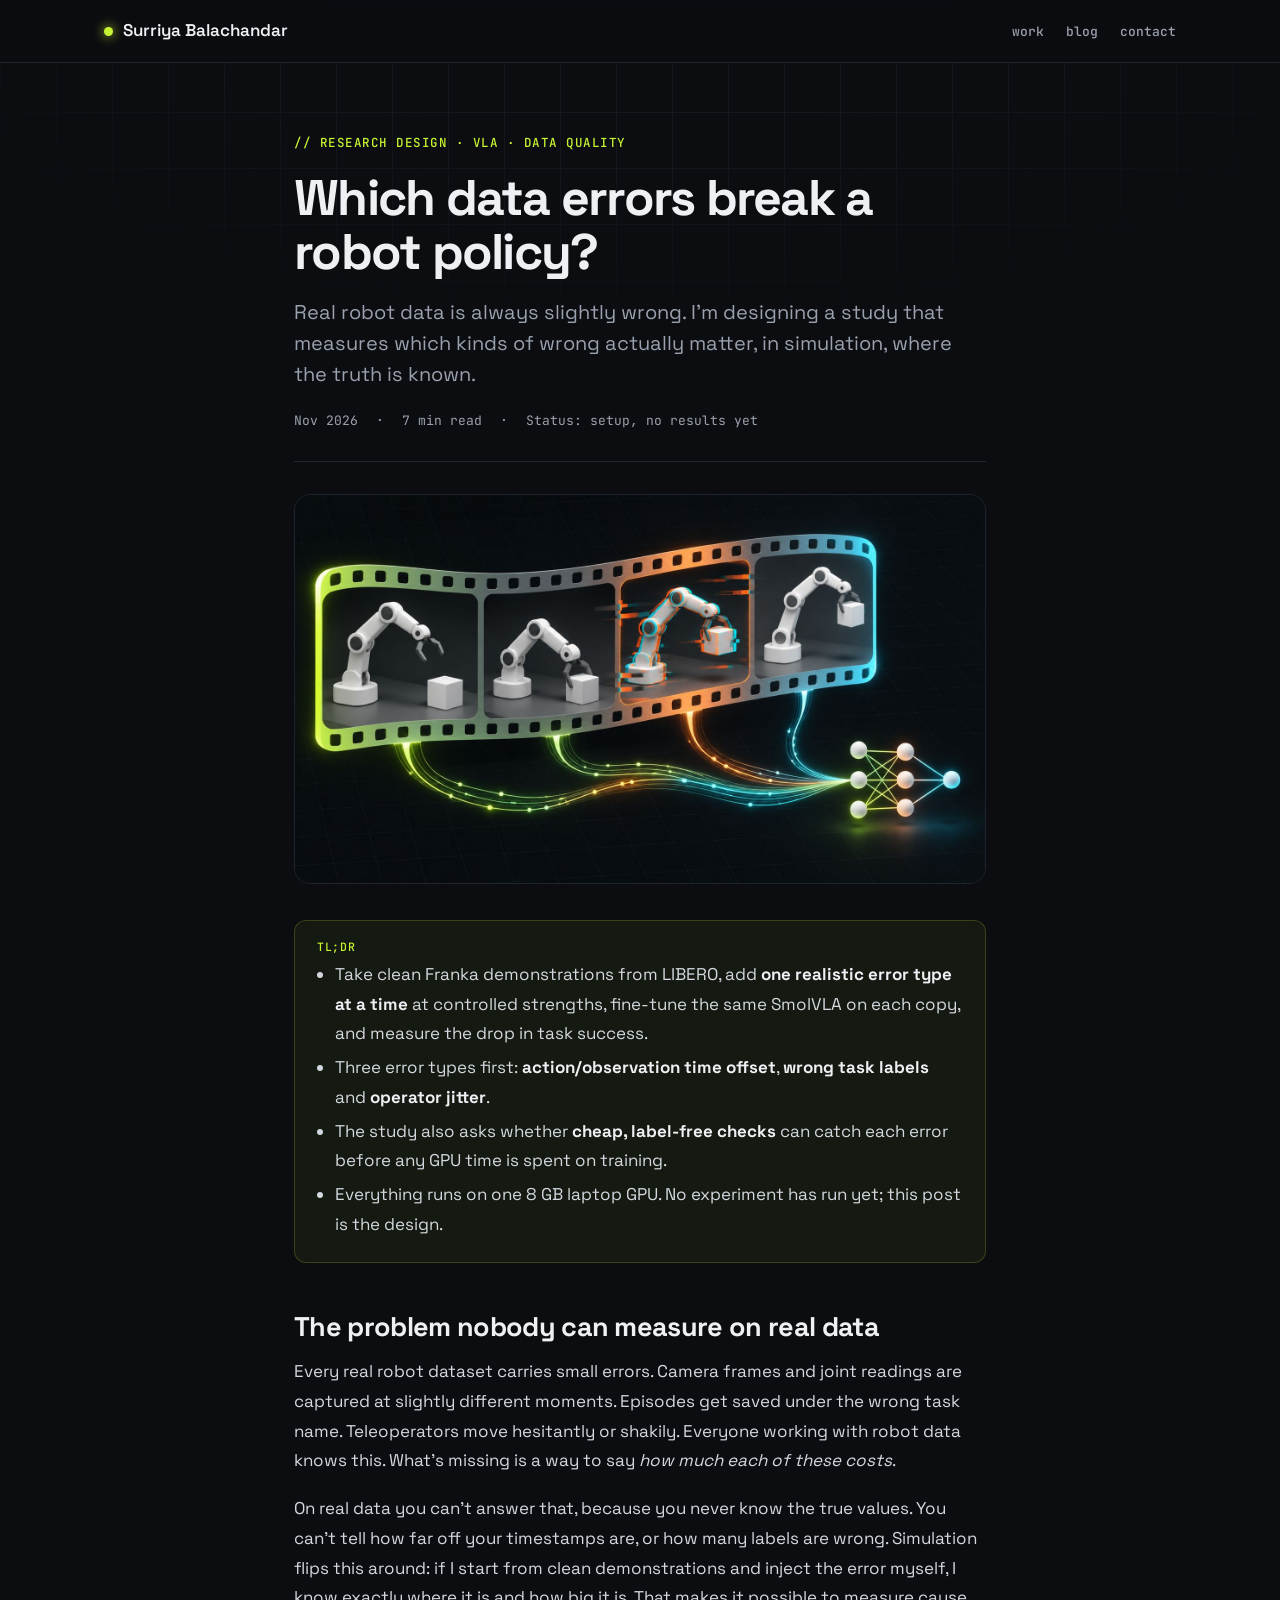
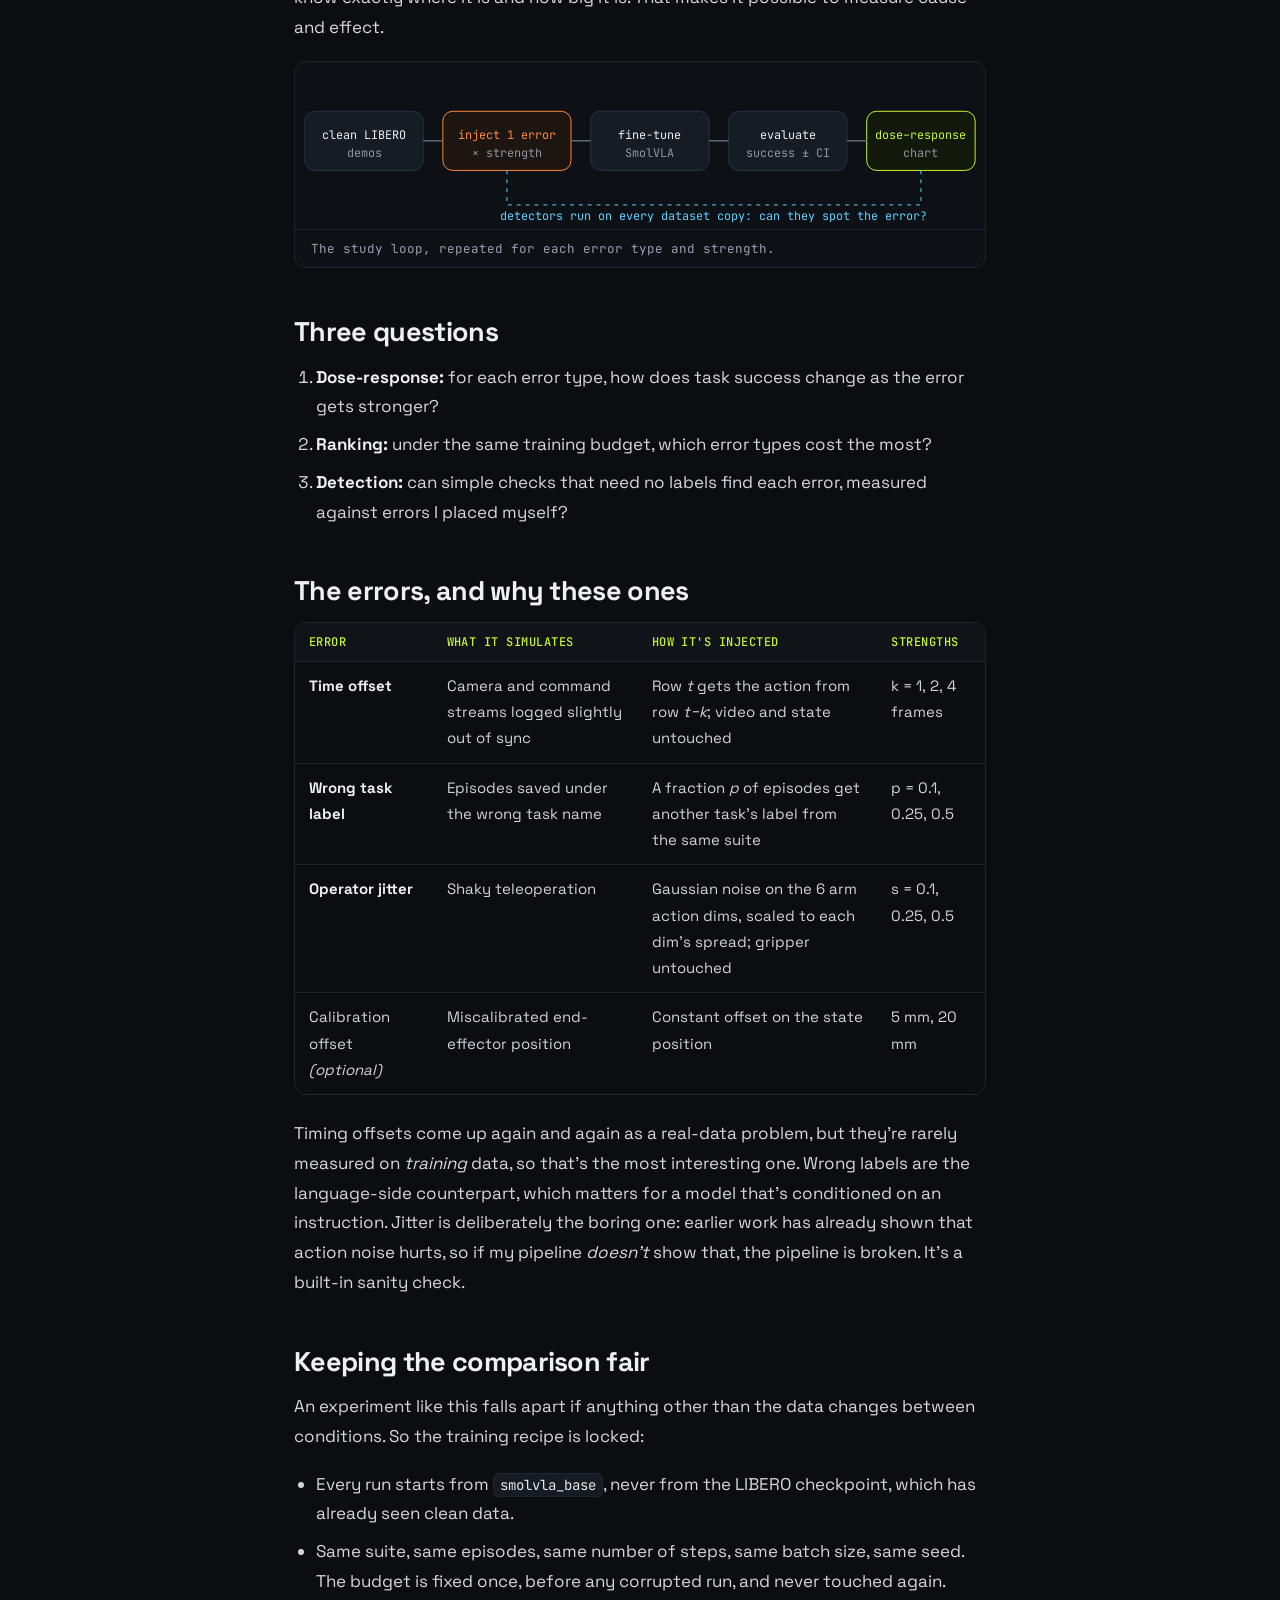
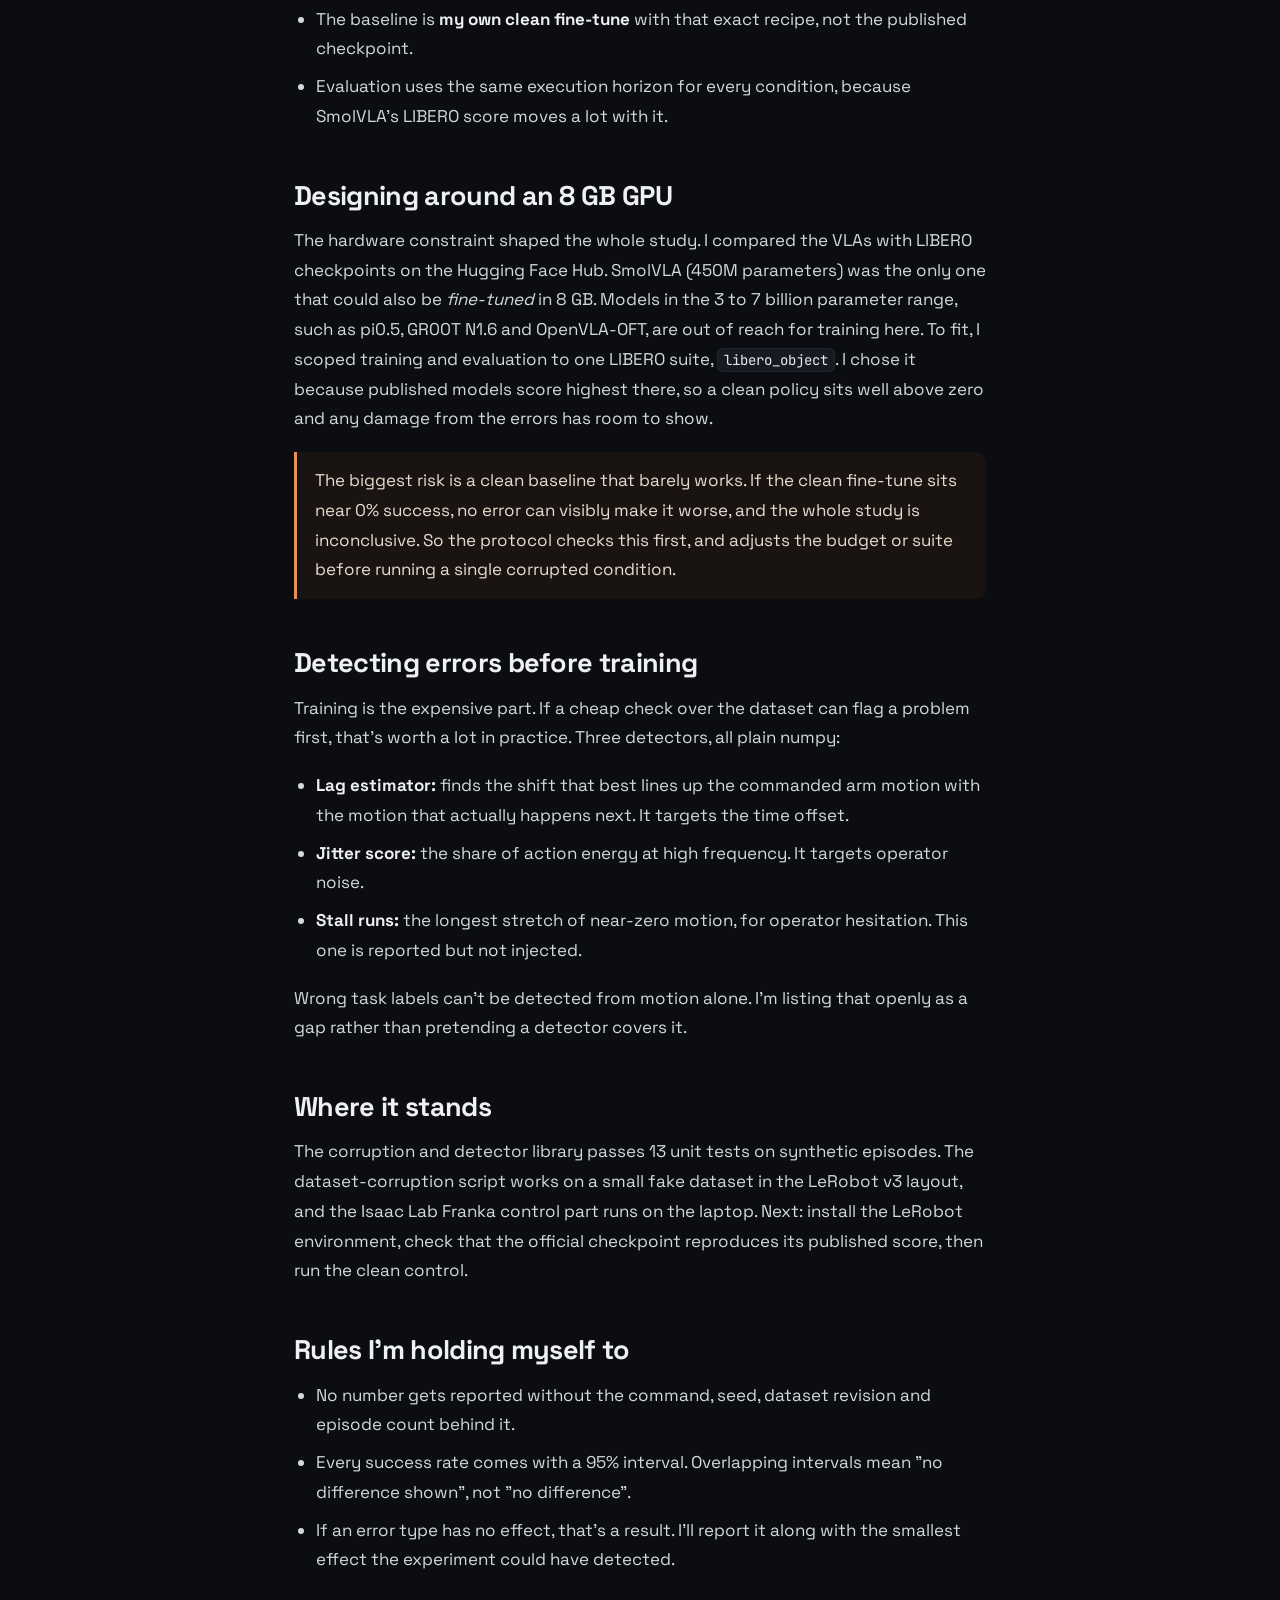
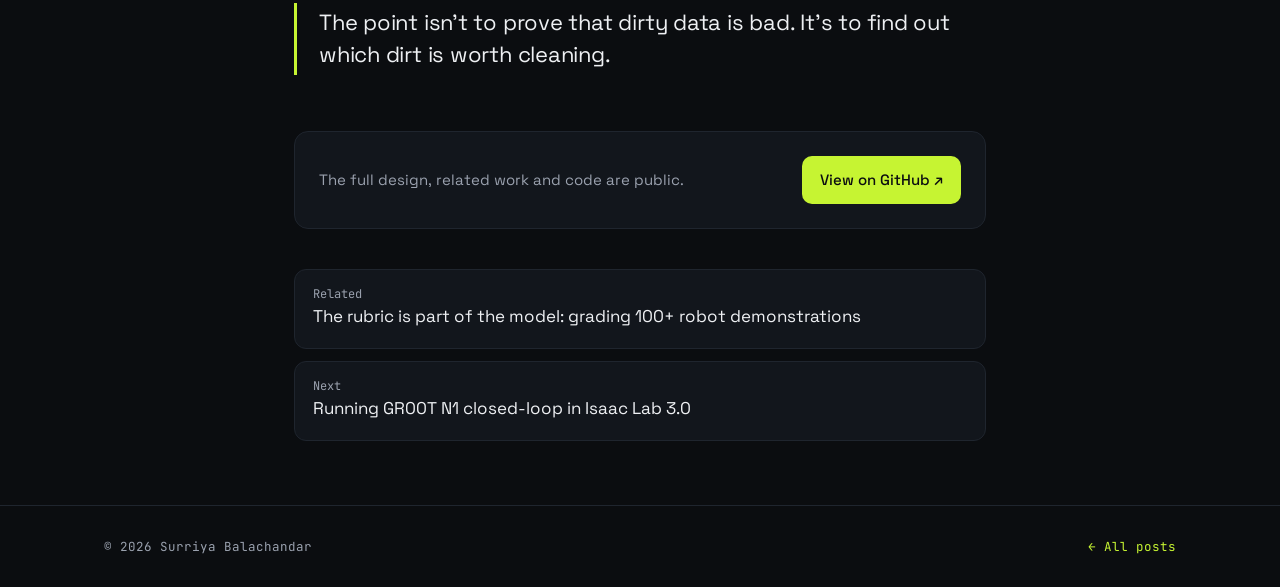
<file: blog/vla-data-errors.html>
<!DOCTYPE html>
<html lang="en">
<head>
<meta charset="UTF-8">
<meta name="viewport" content="width=device-width, initial-scale=1.0">
<title>Which data errors break a robot policy? · Surriya Balachandar</title>
<meta name="description" content="Designing a controlled study of realistic training-data errors on a SmolVLA policy for a simulated Franka arm: timing offsets, wrong task labels and operator noise.">
<link rel="canonical" href="https://surriya.vercel.app/blog/vla-data-errors">
<meta property="og:title" content="Which data errors break a robot policy?">
<meta property="og:description" content="Designing a controlled study of realistic training-data errors on a vision-language-action policy.">
<meta property="og:type" content="article">
<meta property="og:image" content="https://surriya.vercel.app/blog/img/vla.jpg">
<meta name="twitter:card" content="summary_large_image">
<link rel="icon" type="image/svg+xml" href="/favicon.svg">
<link rel="preconnect" href="https://fonts.googleapis.com"><link rel="preconnect" href="https://fonts.gstatic.com" crossorigin>
<link href="https://fonts.googleapis.com/css2?family=Space+Grotesk:wght@400;500;600;700&family=JetBrains+Mono:wght@400;500&display=swap" rel="stylesheet">
<link rel="stylesheet" href="/blog/blog.css">
<script type="application/ld+json">{"@context": "https://schema.org", "@type": "BlogPosting", "headline": "Which data errors break a robot policy?", "datePublished": "2026-11-25", "dateModified": "2026-11-25", "image": "https://surriya.vercel.app/blog/img/vla.jpg", "url": "https://surriya.vercel.app/blog/vla-data-errors", "author": {"@type": "Person", "name": "Surriya Balachandar", "url": "https://surriya.vercel.app/"}}</script>
</head>
<body>
<div class="progress" id="progress"></div>
<header class="nav"><div class="wrap">
  <a class="brand" href="/"><i></i>Surriya Balachandar</a>
  <nav><a href="/#work" class="hide-sm">work</a><a href="/blog">blog</a><a href="/#contact">contact</a></nav>
</div></header>

<main class="wrap">
<div class="post-head">
  <span class="kicker">// RESEARCH DESIGN · VLA · DATA QUALITY</span>
  <h1>Which data errors break a robot policy?</h1>
  <p class="dek">Real robot data is always slightly wrong. I'm designing a study that measures which kinds of wrong actually matter, in simulation, where the truth is known.</p>
  <div class="meta"><span>Nov 2026</span><span>·</span><span>7 min read</span><span>·</span><span>Status: setup, no results yet</span></div>
</div>
<img class="cover" fetchpriority="high" decoding="async" src="/blog/img/vla.jpg" alt="Illustration: robot demonstration frames on a filmstrip, one glitched, feeding a neural network" width="1600" height="900">

<article>
<div class="tldr"><b>TL;DR</b><ul>
  <li>Take clean Franka demonstrations from LIBERO, add <strong>one realistic error type at a time</strong> at controlled strengths, fine-tune the same SmolVLA on each copy, and measure the drop in task success.</li>
  <li>Three error types first: <strong>action/observation time offset</strong>, <strong>wrong task labels</strong> and <strong>operator jitter</strong>.</li>
  <li>The study also asks whether <strong>cheap, label-free checks</strong> can catch each error before any GPU time is spent on training.</li>
  <li>Everything runs on one 8 GB laptop GPU. No experiment has run yet; this post is the design.</li>
</ul></div>

<h2>The problem nobody can measure on real data</h2>
<p>Every real robot dataset carries small errors. Camera frames and joint readings are captured at slightly different moments. Episodes get saved under the wrong task name. Teleoperators move hesitantly or shakily. Everyone working with robot data knows this. What's missing is a way to say <em>how much each of these costs</em>.</p>
<p>On real data you can't answer that, because you never know the true values. You can't tell how far off your timestamps are, or how many labels are wrong. Simulation flips this around: if I start from clean demonstrations and inject the error myself, I know exactly where it is and how big it is. That makes it possible to measure cause and effect.</p>

<div class="figure">
<svg viewBox="0 0 700 170" aria-label="Study pipeline">
  <g font-size="12">
    <rect x="10" y="50" width="120" height="60" rx="10" fill="#161c24" stroke="#2a323d"/><text x="70" y="78" text-anchor="middle" fill="#eef0f3">clean LIBERO</text><text x="70" y="96" text-anchor="middle" fill="#8d95a3">demos</text>
    <rect x="150" y="50" width="130" height="60" rx="10" fill="#1c1510" stroke="#ff8a3d"/><text x="215" y="78" text-anchor="middle" fill="#ff8a3d">inject 1 error</text><text x="215" y="96" text-anchor="middle" fill="#8d95a3">× strength</text>
    <rect x="300" y="50" width="120" height="60" rx="10" fill="#161c24" stroke="#2a323d"/><text x="360" y="78" text-anchor="middle" fill="#eef0f3">fine-tune</text><text x="360" y="96" text-anchor="middle" fill="#8d95a3">SmolVLA</text>
    <rect x="440" y="50" width="120" height="60" rx="10" fill="#161c24" stroke="#2a323d"/><text x="500" y="78" text-anchor="middle" fill="#eef0f3">evaluate</text><text x="500" y="96" text-anchor="middle" fill="#8d95a3">success ± CI</text>
    <rect x="580" y="50" width="110" height="60" rx="10" fill="#12180a" stroke="#c6f432"/><text x="635" y="78" text-anchor="middle" fill="#c6f432">dose–response</text><text x="635" y="96" text-anchor="middle" fill="#8d95a3">chart</text>
    <g stroke="#5d6673" stroke-width="1.5"><line x1="130" y1="80" x2="150" y2="80"/><line x1="280" y1="80" x2="300" y2="80"/><line x1="420" y1="80" x2="440" y2="80"/><line x1="560" y1="80" x2="580" y2="80"/></g>
    <path d="M215 110 V145 H635 V110" fill="none" stroke="#5ad1ff" stroke-dasharray="4 5"/><text x="425" y="160" text-anchor="middle" fill="#5ad1ff">detectors run on every dataset copy: can they spot the error?</text>
  </g>
</svg>
<div class="figcap">The study loop, repeated for each error type and strength.</div>
</div>

<h2>Three questions</h2>
<ol>
  <li><strong>Dose-response:</strong> for each error type, how does task success change as the error gets stronger?</li>
  <li><strong>Ranking:</strong> under the same training budget, which error types cost the most?</li>
  <li><strong>Detection:</strong> can simple checks that need no labels find each error, measured against errors I placed myself?</li>
</ol>

<h2>The errors, and why these ones</h2>
<div class="table"><table>
<tr><th>Error</th><th>What it simulates</th><th>How it's injected</th><th>Strengths</th></tr>
<tr><td><strong>Time offset</strong></td><td>Camera and command streams logged slightly out of sync</td><td>Row <em>t</em> gets the action from row <em>t−k</em>; video and state untouched</td><td>k = 1, 2, 4 frames</td></tr>
<tr><td><strong>Wrong task label</strong></td><td>Episodes saved under the wrong task name</td><td>A fraction <em>p</em> of episodes get another task's label from the same suite</td><td>p = 0.1, 0.25, 0.5</td></tr>
<tr><td><strong>Operator jitter</strong></td><td>Shaky teleoperation</td><td>Gaussian noise on the 6 arm action dims, scaled to each dim's spread; gripper untouched</td><td>s = 0.1, 0.25, 0.5</td></tr>
<tr><td>Calibration offset <em>(optional)</em></td><td>Miscalibrated end-effector position</td><td>Constant offset on the state position</td><td>5 mm, 20 mm</td></tr>
</table></div>
<p>Timing offsets come up again and again as a real-data problem, but they're rarely measured on <em>training</em> data, so that's the most interesting one. Wrong labels are the language-side counterpart, which matters for a model that's conditioned on an instruction. Jitter is deliberately the boring one: earlier work has already shown that action noise hurts, so if my pipeline <em>doesn't</em> show that, the pipeline is broken. It's a built-in sanity check.</p>

<h2>Keeping the comparison fair</h2>
<p>An experiment like this falls apart if anything other than the data changes between conditions. So the training recipe is locked:</p>
<ul>
  <li>Every run starts from <code>smolvla_base</code>, never from the LIBERO checkpoint, which has already seen clean data.</li>
  <li>Same suite, same episodes, same number of steps, same batch size, same seed. The budget is fixed once, before any corrupted run, and never touched again.</li>
  <li>The baseline is <strong>my own clean fine-tune</strong> with that exact recipe, not the published checkpoint.</li>
  <li>Evaluation uses the same execution horizon for every condition, because SmolVLA's LIBERO score moves a lot with it.</li>
</ul>

<h2>Designing around an 8 GB GPU</h2>
<p>The hardware constraint shaped the whole study. I compared the VLAs with LIBERO checkpoints on the Hugging Face Hub. SmolVLA (450M parameters) was the only one that could also be <em>fine-tuned</em> in 8 GB. Models in the 3 to 7 billion parameter range, such as pi0.5, GR00T N1.6 and OpenVLA-OFT, are out of reach for training here. To fit, I scoped training and evaluation to one LIBERO suite, <code>libero_object</code>. I chose it because published models score highest there, so a clean policy sits well above zero and any damage from the errors has room to show.</p>
<div class="callout">The biggest risk is a clean baseline that barely works. If the clean fine-tune sits near 0% success, no error can visibly make it worse, and the whole study is inconclusive. So the protocol checks this first, and adjusts the budget or suite before running a single corrupted condition.</div>

<h2>Detecting errors before training</h2>
<p>Training is the expensive part. If a cheap check over the dataset can flag a problem first, that's worth a lot in practice. Three detectors, all plain numpy:</p>
<ul>
  <li><strong>Lag estimator:</strong> finds the shift that best lines up the commanded arm motion with the motion that actually happens next. It targets the time offset.</li>
  <li><strong>Jitter score:</strong> the share of action energy at high frequency. It targets operator noise.</li>
  <li><strong>Stall runs:</strong> the longest stretch of near-zero motion, for operator hesitation. This one is reported but not injected.</li>
</ul>
<p>Wrong task labels can't be detected from motion alone. I'm listing that openly as a gap rather than pretending a detector covers it.</p>

<h2>Where it stands</h2>
<p>The corruption and detector library passes 13 unit tests on synthetic episodes. The dataset-corruption script works on a small fake dataset in the LeRobot v3 layout, and the Isaac Lab Franka control part runs on the laptop. Next: install the LeRobot environment, check that the official checkpoint reproduces its published score, then run the clean control.</p>

<h2>Rules I'm holding myself to</h2>
<ul>
  <li>No number gets reported without the command, seed, dataset revision and episode count behind it.</li>
  <li>Every success rate comes with a 95% interval. Overlapping intervals mean "no difference shown", not "no difference".</li>
  <li>If an error type has no effect, that's a result. I'll report it along with the smallest effect the experiment could have detected.</li>
</ul>
<blockquote>The point isn't to prove that dirty data is bad. It's to find out which dirt is worth cleaning.</blockquote>

<div class="post-foot"><p>The full design, related work and code are public.</p>
  <a class="btn" href="https://github.com/Surriya1010/vla-data-errors" target="_blank" rel="noopener">View on GitHub ↗</a></div>
<div class="more">
  <a href="/blog/so100-rubric"><span>Related</span>The rubric is part of the model: grading 100+ robot demonstrations</a>
  <a href="/blog/gr00t-isaac-lab"><span>Next</span>Running GR00T N1 closed-loop in Isaac Lab 3.0</a>
</div>
</article>
</main>
<footer><div class="wrap"><span>© 2026 Surriya Balachandar</span><a href="/blog">← All posts</a></div></footer>
<script>addEventListener('scroll',function(){var h=document.documentElement;document.getElementById('progress').style.width=(h.scrollTop/(h.scrollHeight-h.clientHeight)*100)+'%'},{passive:true})</script>
</body>
</html>
</file>
<file: blog/blog.css>
:root{--bg:#0b0d10;--bg2:#101318;--card:#12161c;--ink:#eef0f3;--muted:#9aa1ae;--line:#1f252e;--lime:#c6f432;--orange:#ff8a3d;--cyan:#5ad1ff;
  --sans:"Space Grotesk",system-ui,-apple-system,"Segoe UI",sans-serif;--mono:"JetBrains Mono",ui-monospace,Menlo,monospace;color-scheme:dark}
*{box-sizing:border-box}
html{scroll-padding-top:76px}
body{margin:0;background:var(--bg);color:var(--ink);font:17px/1.75 var(--sans);-webkit-font-smoothing:antialiased}
body::before{content:"";position:fixed;inset:0;z-index:-1;pointer-events:none;
  background-image:linear-gradient(var(--line) 1px,transparent 1px),linear-gradient(90deg,var(--line) 1px,transparent 1px);
  background-size:56px 56px;mask-image:radial-gradient(ellipse 80% 50% at 50% 0%,#000 30%,transparent 80%);opacity:.5}
a{color:var(--lime);text-decoration:none} a:hover{text-decoration:underline}
::selection{background:var(--lime);color:#000}
.wrap{max-width:740px;margin:0 auto;padding-inline:24px}
header.nav{position:sticky;top:0;z-index:20;background:rgba(11,13,16,.75);backdrop-filter:blur(12px);border-bottom:1px solid var(--line)}
header.nav .wrap{max-width:1120px;display:flex;align-items:center;justify-content:space-between;height:62px}
.brand{display:flex;align-items:center;gap:10px;color:var(--ink);font-weight:600}
.brand:hover{text-decoration:none}
.brand i{width:9px;height:9px;border-radius:50%;background:var(--lime);box-shadow:0 0 12px var(--lime)}
header.nav nav{display:flex;gap:22px;font:500 13px var(--mono)} header.nav nav a{color:var(--muted)} header.nav nav a:hover{color:var(--lime);text-decoration:none}
.progress{position:fixed;top:0;left:0;height:2px;background:var(--lime);width:0;z-index:30}

.post-head{padding-block:64px 32px;border-bottom:1px solid var(--line);margin-bottom:40px}
.kicker{font:500 12.5px var(--mono);color:var(--lime);letter-spacing:.04em}
h1{font-size:clamp(32px,5.4vw,50px);line-height:1.08;letter-spacing:-.035em;margin:14px 0 18px}
.dek{font-size:20px;color:var(--muted);margin:0 0 22px;line-height:1.55}
.meta{display:flex;flex-wrap:wrap;gap:8px 18px;font:400 13px var(--mono);color:var(--muted)}
.tldr{background:rgba(198,244,50,.05);border:1px solid rgba(198,244,50,.2);border-radius:12px;padding:18px 22px;margin:0 0 36px}
.tldr b{display:block;font:500 11.5px var(--mono);color:var(--lime);letter-spacing:.06em;margin-bottom:6px}
.tldr ul{margin:0;padding-left:18px} .tldr li{margin-bottom:4px}
article h2{font-size:27px;letter-spacing:-.025em;line-height:1.2;margin:48px 0 14px}
article h3{font-size:20px;margin:32px 0 10px}
article p{margin:0 0 18px;color:#d4d8de}
article ul,article ol{color:#d4d8de;padding-left:22px;margin:0 0 18px} article li{margin-bottom:8px}
article strong{color:var(--ink)}
code{font:14px var(--mono);background:#161b22;border:1px solid var(--line);padding:2px 6px;border-radius:5px;color:#e6e9ee}
pre{background:#0d1015;border:1px solid var(--line);border-radius:12px;padding:18px 20px;overflow-x:auto;font:13.5px/1.6 var(--mono);color:#cfd5dc;margin:0 0 22px}
pre code{background:none;border:0;padding:0}
.table{overflow-x:auto;margin:0 0 24px;border:1px solid var(--line);border-radius:12px}
table{border-collapse:collapse;width:100%;font-size:15px;min-width:520px}
th,td{text-align:left;padding:11px 14px;border-bottom:1px solid var(--line);vertical-align:top}
th{font:500 12px var(--mono);color:var(--lime);letter-spacing:.04em;text-transform:uppercase;background:var(--bg2)}
tr:last-child td{border-bottom:0} td{color:#cfd5dc}
.callout{border-left:3px solid var(--orange);background:rgba(255,138,61,.06);padding:14px 18px;border-radius:0 10px 10px 0;margin:0 0 24px;color:#e8dccf}
blockquote{margin:28px 0;padding:4px 0 4px 22px;border-left:3px solid var(--lime);font-size:22px;line-height:1.45;color:var(--ink);letter-spacing:-.01em}
.figure{margin:8px 0 28px;border:1px solid var(--line);border-radius:12px;background:#0d1015;overflow:hidden}
.figure svg{display:block;width:100%;height:auto} .figure svg text{font-family:var(--mono)}
.figcap{font:400 12.5px var(--mono);color:var(--muted);padding:10px 16px;border-top:1px solid var(--line)}
.post-foot{margin-block:56px 40px;padding:24px;border:1px solid var(--line);border-radius:14px;background:var(--card);display:flex;flex-wrap:wrap;gap:14px 24px;align-items:center;justify-content:space-between}
.post-foot p{margin:0;color:var(--muted);font-size:15px}
.btn{display:inline-block;padding:11px 18px;border-radius:10px;background:var(--lime);color:#0b0d10;font-weight:500;font-size:15px}
.btn:hover{text-decoration:none;background:#d6ff55}
.more{display:grid;gap:12px;margin-bottom:64px}
.more a{display:block;padding:16px 18px;border:1px solid var(--line);border-radius:12px;color:var(--ink);background:var(--card)}
.more a:hover{border-color:#2f3845;text-decoration:none} .more span{display:block;font:400 12px var(--mono);color:var(--muted)}

/* blog index */
.list{display:grid;gap:16px;margin-bottom:72px}
.entry{display:block;padding:26px;border:1px solid var(--line);border-radius:16px;background:var(--card);color:var(--ink);transition:border-color .25s,transform .25s}
.entry:hover{border-color:#2f3845;transform:translateY(-2px);text-decoration:none}
.entry h2{font-size:23px;letter-spacing:-.02em;margin:10px 0 8px;line-height:1.25}
.entry p{margin:0 0 12px;color:var(--muted);font-size:16px}
.entry .read{font:500 13px var(--mono);color:var(--lime)}
footer{padding-block:32px;border-top:1px solid var(--line);font:400 12.5px var(--mono);color:var(--muted)}
footer .wrap{max-width:1120px;display:flex;justify-content:space-between;flex-wrap:wrap;gap:12px}
@media (max-width:640px){header.nav nav a.hide-sm{display:none} body{font-size:16.5px}}
.cover{display:block;width:100%;height:auto;border-radius:16px;border:1px solid var(--line);margin:-8px 0 36px}
.entry{overflow:hidden}
.entry img{display:block;width:calc(100% + 52px);margin:-26px -26px 18px;height:auto;aspect-ratio:16/9;object-fit:cover;border-bottom:1px solid var(--line)}
</file>
